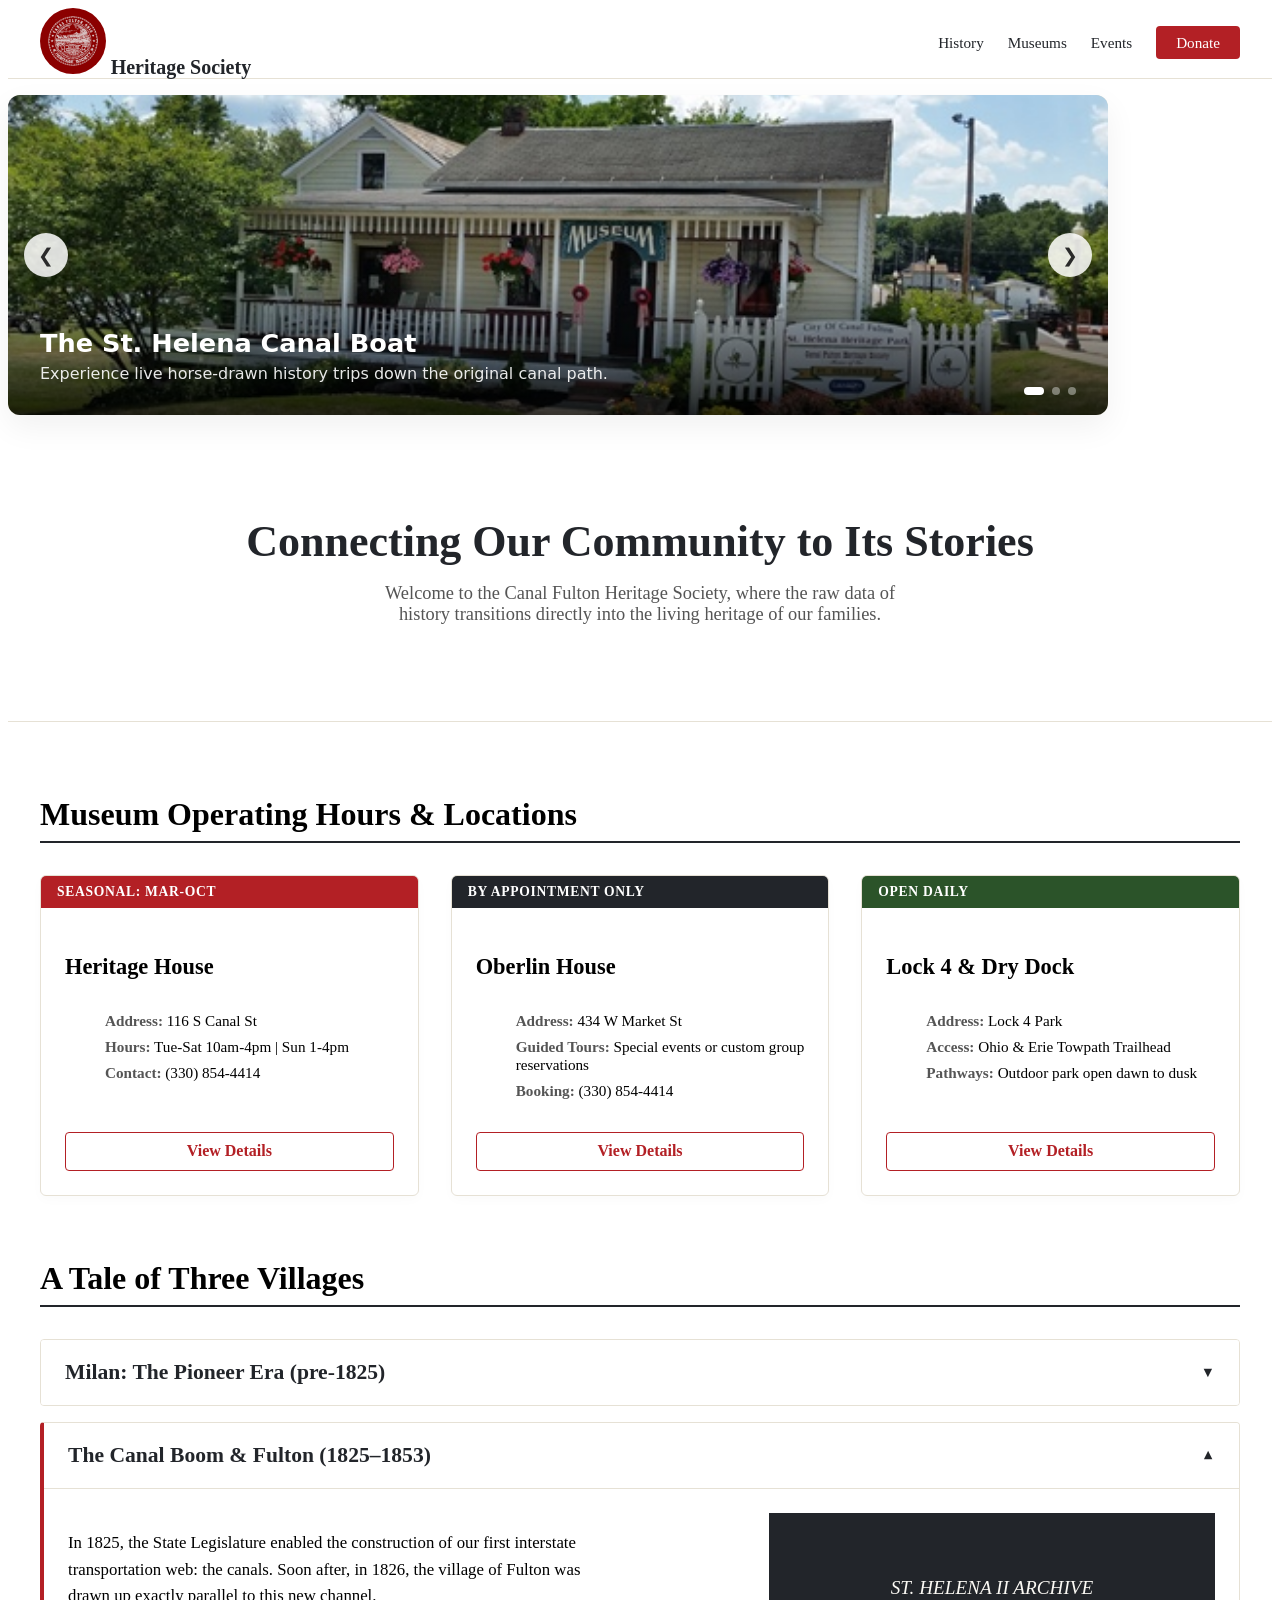
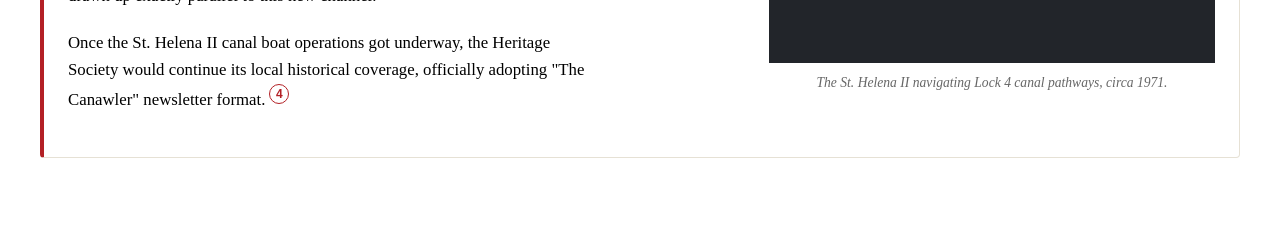
<file: index.html>
<!DOCTYPE html>
<html lang="en">
<head>
  <meta charset="UTF-8">
  <meta name="viewport" content="width=device-width, initial-scale=1.0">
  <meta name="robots" content="noindex, nofollow">
  <title>Canal Fulton Heritage Society — Digital Platform</title>
  <link rel="stylesheet" href="styles.css">

</head>
<body>

  <!-- ==========================================
       🌐 TIER 1: GLOBAL GATEWAY & NAVIGATION
       ========================================== -->
  <header class="global-header">
    <div class="container nav-wrapper">
      <a href="#" class="brand-identity">
        
        <div class="brand-title">
          <img alt="Historical Seal" style="height: 50px; width: auto;background-color: #8B0000; border-radius: 50%; padding: 8px;" src="cfhs_seal.png"> 
 Heritage Society</div> 
      </a>
      <nav>
        <ul class="global-nav">
          <li><a href="history/heritagesociety.html">History</a></li>
          <li><a href="#museum-channel">Museums</a></li>
          <li><a href="#">Events</a></li>
          <li><a href="#" class="btn-donate">Donate</a></li>
        </ul>
      </nav>
    </div>
  </header>
<p></p>
  <!-- =========================================================================
     CFHS SELF-CONTAINED IMAGE CAROUSEL COMPONENT
     Copy and paste this entire block directly into your index.html file.
     ========================================================================= -->
<div class="cfhs-inline-carousel" aria-roledescription="carousel" aria-label="Historical gallery">
  
  <!-- Filmstrip Slide Track Wrapper -->
  <div class="cfhs-slide-track" id="cfhsTrack">
    
    <!-- Slide 1: Canal Boat -->
    <div class="cfhs-individual-slide" role="group" aria-roledescription="slide" aria-label="1 of 3">
      <img src="cfhs_heritagehouse.jpg" alt="Historical Illustration of the St. Helena Canal Boat" class="cfhs-slide-image">
      <div class="cfhs-slide-overlay">
        <h3 class="cfhs-slide-title">The St. Helena Canal Boat</h3>
        <p class="cfhs-slide-desc">Experience live horse-drawn history trips down the original canal path.</p>
      </div>
    </div>

    <!-- Slide 2: Heritage House Museum -->
    <div class="cfhs-individual-slide" role="group" aria-roledescription="slide" aria-label="2 of 3">
      <img src="cfhs_heritagehouse.jpg" alt="Heritage House Museum exterior" class="cfhs-slide-image">
      <div class="cfhs-slide-overlay">
        <h3 class="cfhs-slide-title">Heritage House Museum</h3>
        <p class="cfhs-slide-desc">Explore our collection of authentic artifacts and canal era memorabilia downtown.</p>
      </div>
    </div>

    <!-- Slide 3: Pioneer Homestead -->
    <div class="cfhs-individual-slide" role="group" aria-roledescription="slide" aria-label="3 of 3">
      <img src="cfhs_seal.png" alt="Historic homestead preservation site" class="cfhs-slide-image">
      <div class="cfhs-slide-overlay">
        <h3 class="cfhs-slide-title">The Oberlin House Museum</h3>
        <p class="cfhs-slide-desc">Touring pioneer life settings through timed seasonal festival events.</p>
      </div>
    </div>

  </div>

  <!-- Arrow Control Interfaces -->
  <button class="cfhs-arrow-ctrl cfhs-arrow-left" id="cfhsPrev" aria-label="Previous slide">&#10094;</button>
  <button class="cfhs-arrow-ctrl cfhs-arrow-right" id="cfhsNext" aria-label="Next slide">&#10095;</button>

  <!-- Navigation Dots Track -->
  <div class="cfhs-indicator-dots" id="cfhsDots">
    <button class="cfhs-indicator-dot cfhs-dot-active" aria-label="Go to slide 1" aria-current="true"></button>
    <button class="cfhs-indicator-dot" aria-label="Go to slide 2"></button>
    <button class="cfhs-indicator-dot" aria-label="Go to slide 3"></button>
  </div>
</div>

<style>
/* Scoped Styles to Prevent Interferences with Existing Layout CSS */
.cfhs-inline-carousel {
  position: relative;
  width: 90%;
  max-width: 1100px;
  margin: 10 auto 2.5rem auto;
  border-radius: 12px;
  overflow: hidden;
  box-shadow: 0 12px 32px rgba(0, 0, 0, 0.06);
  aspect-ratio: 16 / 9;
  max-height: 320px;
  background-color: #e5dec9;
  box-sizing: border-box;
}
.cfhs-inline-carousel * {
  box-sizing: border-box;
}
.cfhs-slide-track {
  display: flex;
  width: 100%;
  height: 100%;
  transition: transform 0.5s cubic-bezier(0.4, 0, 0.2, 1);
  will-change: transform;
}
.cfhs-individual-slide {
  position: relative;
  min-width: 100%;
  height: 100%;
  flex-shrink: 0;
}
.cfhs-slide-image {
  width: 100%;
  height: 100%;
  object-fit: cover;
  display: block;
}
.cfhs-slide-overlay {
  position: absolute;
  bottom: 0;
  left: 0;
  width: 100%;
  background: linear-gradient(transparent, rgba(0, 0, 0, 0.75));
  color: #ffffff;
  padding: 3rem 2rem 2rem 2rem;
  text-align: left;
}
.cfhs-slide-title {
  font-family: 'Plus Jakarta Sans', system-ui, sans-serif;
  font-size: 1.6rem;
  font-weight: 800;
  margin: 0 0 0.4rem 0;
  color: #ffffff;
}
.cfhs-slide-desc {
  font-family: 'Plus Jakarta Sans', system-ui, sans-serif;
  font-size: 1rem;
  margin: 0;
  opacity: 0.9;
  color: #ffffff;
}
.cfhs-arrow-ctrl {
  position: absolute;
  top: 50%;
  transform: translateY(-50%);
  background-color: rgba(255, 255, 255, 0.85);
  border: none;
  width: 44px;
  height: 44px;
  border-radius: 50%;
  font-size: 1.2rem;
  color: #2a2a2a;
  cursor: pointer;
  display: flex;
  align-items: center;
  justify-content: center;
  box-shadow: 0 4px 12px rgba(0, 0, 0, 0.1);
  transition: all 0.2s ease;
  z-index: 10;
}
.cfhs-arrow-ctrl:hover {
  background-color: #ffffff;
  color: #801418;
  scale: 1.05;
}
.cfhs-arrow-left { left: 1rem; }
.cfhs-arrow-right { right: 1rem; }
.cfhs-indicator-dots {
  position: absolute;
  bottom: 1.25rem;
  right: 2rem;
  display: flex;
  gap: 0.5rem;
  z-index: 10;
}
.cfhs-indicator-dot {
  width: 8px;
  height: 8px;
  border-radius: 50%;
  background-color: rgba(255, 255, 255, 0.4);
  border: none;
  cursor: pointer;
  padding: 0;
  transition: all 0.2s ease;
}
.cfhs-indicator-dot.cfhs-dot-active {
  background-color: #ffffff;
  width: 20px;
  border-radius: 4px;
}
@media (max-width: 600px) {
  .cfhs-arrow-ctrl { display: none; }
  .cfhs-slide-overlay { padding: 1.5rem 1rem 1rem 1rem; }
  .cfhs-slide-title { font-size: 1.15rem; }
  .cfhs-slide-desc { font-size: 0.85rem; }
  .cfhs-indicator-dots { right: 50%; transform: translateX(50%); bottom: 0.75rem; }
}
</style>

<script>
(function() {
  // Encapsulated inside an IIFE to prevent variable conflicts with your other code
  document.addEventListener('DOMContentLoaded', () => {
    const track = document.getElementById('cfhsTrack');
    const slides = Array.from(track.children);
    const nextBtn = document.getElementById('cfhsNext');
    const prevBtn = document.getElementById('cfhsPrev');
    const dotsContainer = document.getElementById('cfhsDots');
    const dots = Array.from(dotsContainer.children);
    
    let currentIndex = 0;
    let timer = null;
    const duration = 5000;

    function move(index) {
      if (index >= slides.length) currentIndex = 0;
      else if (index < 0) currentIndex = slides.length - 1;
      else currentIndex = index;

      track.style.transform = `translateX(-${currentIndex * 100}%)`;

      dots.forEach((dot, idx) => {
        const active = idx === currentIndex;
        dot.classList.toggle('cfhs-dot-active', active);
        dot.setAttribute('aria-current', active ? 'true' : 'false');
      });
    }

    function start() { stop(); timer = setInterval(() => { move(currentIndex + 1); }, duration); }
    function stop() { if (timer) clearInterval(timer); }

    nextBtn.addEventListener('click', () => { move(currentIndex + 1); start(); });
    prevBtn.addEventListener('click', () => { move(currentIndex - 1); start(); });

    dots.forEach((dot, index) => {
      dot.addEventListener('click', () => { move(index); start(); });
    });

    track.addEventListener('mouseenter', stop);
    track.addEventListener('mouseleave', start);

    start();
  });
})();
</script>
<!-- =========================================================================
     END OF CAROUSEL BLOCK
     ========================================================================= -->

   <section class="hero-section">
    <div class="container">
      <h1 class="hero-title">Connecting Our Community to Its Stories</h1>
      <p class="hero-subtitle">Welcome to the Canal Fulton Heritage Society, where the raw data of history transitions directly into the living heritage of our families.</p>
    </div>
  </section>

  <main class="container main-workspace">


    <!-- ==========================================
         📂 TIER 2: CONTENT CHANNELS & GRIDS
         ========================================== -->
    <section id="museum-channel">
      <h2 class="section-headline">Museum Operating Hours & Locations</h2>
      <div class="museum-dashboard-grid">
        
        <div class="museum-card">
          <div class="status-ribbon">Seasonal: Mar-Oct</div>
          <div class="museum-card-body">
            <h3 class="museum-card-title">Heritage House</h3>
            <ul class="museum-logistics-list">
              <li><strong>Address:</strong> 116 S Canal St</li>
              <li><strong>Hours:</strong> Tue-Sat 10am-4pm | Sun 1-4pm</li>
              <li><strong>Contact:</strong> (330) 854-4414</li>
            </ul>
            <a href="#" class="btn-card-action">View Details</a>
          </div>
        </div>

        <div class="museum-card">
          <div class="status-ribbon status-appointment">By Appointment Only</div>
          <div class="museum-card-body">
            <h3 class="museum-card-title">Oberlin House</h3>
            <ul class="museum-logistics-list">
              <li><strong>Address:</strong> 434 W Market St</li>
              <li><strong>Guided Tours:</strong> Special events or custom group reservations</li>
              <li><strong>Booking:</strong> (330) 854-4414</li>
            </ul>
            <a href="#" class="btn-card-action">View Details</a>
          </div>
        </div>

        <div class="museum-card">
          <div class="status-ribbon status-daily">Open Daily</div>
          <div class="museum-card-body">
            <h3 class="museum-card-title">Lock 4 & Dry Dock</h3>
            <ul class="museum-logistics-list">
              <li><strong>Address:</strong> Lock 4 Park</li>
              <li><strong>Access:</strong> Ohio & Erie Towpath Trailhead</li>
              <li><strong>Pathways:</strong> Outdoor park open dawn to dusk</li>
            </ul>
            <a href="#" class="btn-card-action">View Details</a>
          </div>
        </div>

      </div>
    </section>

    <section id="history-channel">
      <h2 class="section-headline">A Tale of Three Villages</h2>
      
      <div class="era-accordion">
        <button class="era-trigger">
          <span>Milan: The Pioneer Era (pre-1825)</span>
          <span class="era-icon">▼</span>
        </button>
        <div class="era-content">
          <div class="split-grid">
            <div class="narrative-block" style="max-width: 65ch; max-height: 225px; overflow-y: auto; overflow-x: hidden; line-height: 1.6; font-size: 1.125rem; color: #2D3748; padding: 2rem 1.5rem; margin: 0 auto; overflow-wrap: break-word;">
              <p>The pioneering spirits who resettled our portion of this river valley preferred the western bank of the Tuscarawas River. It was shortly thereafter, in the year 1814, that the village of Milan was established.
              Naturally, the first settlers to come to this quiet little river valley - in what we now know of as Canal Fulton - were Native Americans. A unique combination of factors would for a time make the Ohio wilderness an ideal place for these early inhabitants to call home.1 One of these factors, the Tuscarawas River, would continue to be a major contributor to area settlements. The Tuscarawas begins in northern Stark County (just south of the St. Lawrence Seaway continental divide) and winds its way westward and south before opening up into the larger Muskingum River.2 The Muskingum then contributes to the Ohio River which spills into the Mississippi, bisecting the entire country. All of these various systems of natural waterways were not only convenient but essential transportation routes necessary for the establishment of early settelments.

Through the past centuries, various Native peoples have inhabited the Tuscarawas River watershed. It is said that the Delaware Indians came to regard this area the best in northeastern Ohio for fishing.3 While each of the Native tribes would be displaced in ensuing years, traces of their culture remain throughout the area today. "Ohio," "erie," "tuscarawas," and many other words have found their way into today's lexicon.4 Continuing to leave their mark, inspiring, harrowing and all other manner of complex stories surround area history leading up to and culminating with the United States victory at the Battle of Fallen Timbers and the subsequent Treaty of Fort Industry.5

As competition for finite resources has ever been a driving force in human history, the leaders of the newly-founded United States of America were eager to see the Ohio Territory settled. So in the year 1800, the lands controlled by the US (which had been limited to the east side of the Tuscarawas River boundary) were surveyed to make way for land speculators and buyers.6 With the signing of the Fort Industry treaty in 1805, Ohio's Native Americans agreed to relinquish their claim to the lands west of the Tuscarawas as well; thus, in 1807, the lands beyond the river were surveyed and also made open for this latest wave of American inhabitants. The frugal and pioneering spirits who resettled our specific portion of this river valley preferred the newly surveyed lots on the western bank - these had been surveyed in smaller, more affordable size lots - whose soil was also regarded as better suited for farming and building when compared to the eastern bank.7 It was very shortly thereafter, in the year 1814, that the village of Milan was established.8

In these early 1800's, many small towns were springing up around Ohio. With names like Rome, Dresden, Berlin, Dublin and Milan it seems clear that while town founders knew the reality of their meager back-country locality, they still recalled the great cities of Europe and perhaps basked in the hopes of such renown for their new home.

The Miller Fruit Farm sat at the top of the hill along Arcadia Street
Life in early Milan no doubt had its challenges. It was a new village inhabiting an area of country that was regarded as wilderness a mere decade before. It enjoyed neither the industry, economy nor access to transportation afforded by cities along larger bodies of water like the Ohio River. However, this would soon change as legislators in the State Capitol began working out the minutia of Ohio's canal system. Anticipating the economic boom that our neighbors in New York experienced from their Erie Canal, plans for internal improvements began flying all around our infant state,9 and in 1825 the State Legislature passed an act that would enable the construction of our first system of interstate-transportation: the canals! 10

It was at this time, in 1826, that the village of Fulton was drawn up.11 Local innovators were fully expecting commerce and industry to flow forth from the inrushing waters of the Ohio & Erie Canal. The route of the canal through this portion of Stark County was then set to follow the eastern bank of the Tuscarawas, and Fulton was expressly laid out to parallel this major man-made waterway. It was something of a gamble as this portion of canal would not be completed for another year and the first canal boat wouldn't pass through the village until 1828.12 Nevertheless, the expectations and designs of these entrepreneurs were not in vain. Soon the population, commerce and industry brought by the canal would be realized not just here in Stark County but throughout the state and beyond!13

The Great Western Warehouse would house several businesses on it's first floor (including a pharmacy, meat market and saloon) but would perhaps be best known for the opera house that would later occupy the upper floors
Fultonians, with their immediate access to the canal, had a clear advantage over their neighbors in Milan. However, even communities without direct contact to this new trade route could benefit from the overall prosperity it brought. An example of such affluence was made evident in 1832 when the hamlet of West Fulton was founded. * This newest town afforded further housing and business opportunities to residents - allowing even more folks to reap the bounties of this man-made waterway.14

Certainly all the area townsfolk profited from their connection with this transportation hub, but eventually Fulton's success would consume its smaller neighbors and by 1853 the three villages would merge into one.15
              
              
              
              </p>
            </div>
            <div class="artifact-frame">
              <div class="artifact-placeholder">[Map Image: 1814 Plat of Milan]</div>
            </div>
          </div>
        </div>
      </div>

      <div class="era-accordion is-open">
        <button class="era-trigger">
          <span>The Canal Boom & Fulton (1825–1853)</span>
          <span class="era-icon">▼</span>
        </button>
        <div class="era-content">
          <div class="split-grid">
            <div class="narrative-block">
              <p>
                In 1825, the State Legislature enabled the construction of our first interstate transportation web: the canals. Soon after, in 1826, the village of Fulton was drawn up exactly parallel to this new channel.
              </p>
              <p>
                Once the St. Helena II canal boat operations got underway, the Heritage Society would continue its local historical coverage, officially adopting "The Canawler" newsletter format.<button class="citation-trigger" aria-haspopup="dialog" aria-controls="citation-modal" data-note="4">4</button>
              </p>
            </div>
            <div class="artifact-frame">
              <div class="artifact-placeholder dark-placeholder">ST. HELENA II ARCHIVE</div>
              <div class="artifact-caption">The St. Helena II navigating Lock 4 canal pathways, circa 1971.</div>
            </div>
          </div>
        </div>
      </div>

    </section>
  </main>

  <!-- ==========================================
       🔍 TIER 3: INTERACTION LAYER OVERLAY
       ========================================== -->
  <div class="citation-overlay" id="citation-modal" role="dialog" aria-modal="true" aria-hidden="true">
    <div class="citation-card">
      <button class="citation-close" id="close-btn" aria-label="Close footnote details">&times;</button>
      <div id="citation-content"></div>
    </div>
  </div>

  <script>
    /* 📄 Archival Bibliography Citation Record Store Mapping */
    const citationDatabase = {
      "4": {
        title: "Note 4: The Canawler Newsletter, 1971",
        meta: "Vol. 4, No. 1 — Heritage Society Official Serial Archive",
        desc: "This specific edition documented the complete legal and mechanical transfer of the St. Helena II canal boat, alongside volunteer restoration blueprints for structural repairs executed at McLaughlin Dry Dock.",
        imgSrc: "https://cfheritage.org/1stcanawler.jpg"
      }
    };

    /* 🔌 Interactivity Hook Routine: Tier 2 Accordion Expansion Engines */
    document.querySelectorAll('.era-trigger').forEach(trigger => {
      trigger.addEventListener('click', () => {
        trigger.parentElement.classList.toggle('is-open');
      });
    });

    /* 🔌 Interactivity Hook Routine: Tier 3 Pop-up Data Injector Modals */
    const overlay = document.getElementById('citation-modal');
    const contentBox = document.getElementById('citation-content');
    const closeBtn = document.getElementById('close-btn');

    document.querySelectorAll('.citation-trigger').forEach(trigger => {
      trigger.addEventListener('click', (e) => {
        e.stopPropagation(); // Prevents cascading event bubble routines
        const noteId = trigger.getAttribute('data-note');
        const data = citationDatabase[noteId];

        if (data) {
          contentBox.innerHTML = `
            <div class="citation-header">${data.title}</div>
            <div class="citation-meta">${data.meta}</div>
            <div class="citation-body-grid">
              <div class="citation-text">${data.desc}</div>
              <div class="citation-thumb-wrap">
                <div class="citation-thumb-placeholder">NEWS CLIP</div>
              </div>
            </div>
          `;
          overlay.classList.add('is-active');
          overlay.setAttribute('aria-hidden', 'false');
          closeBtn.focus();
        }
      });
    });

    const dismissModal = () => {
      overlay.classList.remove('is-active');
      overlay.setAttribute('aria-hidden', 'true');
    };

    closeBtn.addEventListener('click', dismissModal);
    overlay.addEventListener('click', (e) => { if (e.target === overlay) dismissModal(); });
    document.addEventListener('keydown', (e) => { if (e.key === 'Escape') dismissModal(); });
  </script>




</body>
</html>
</file>
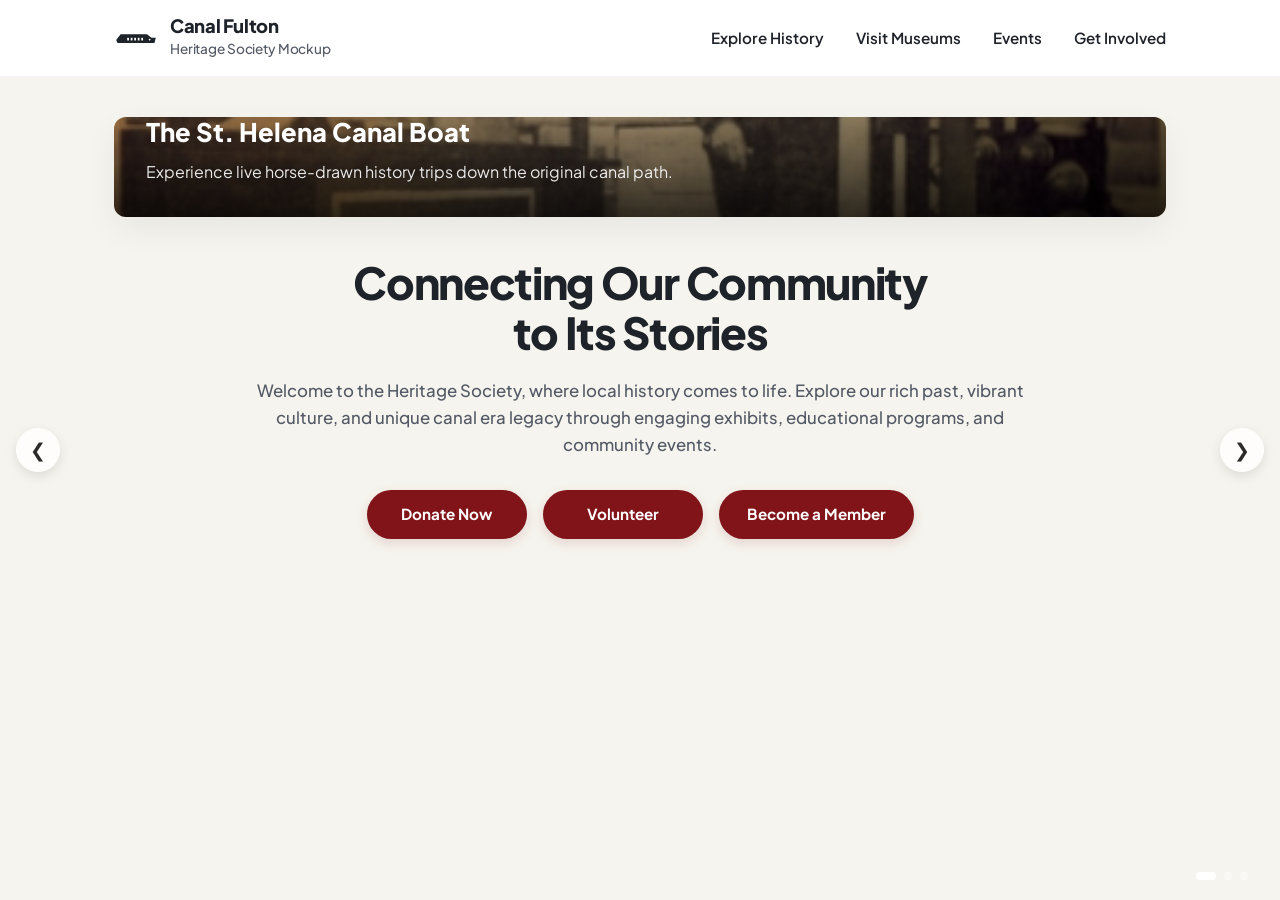
<file: index3.html>
<!DOCTYPE html>
<html lang="en">
<head>
  <meta charset="UTF-8">
  <meta name="robots" content="noindex, nofollow">
  <meta name="viewport" content="width=device-width, initial-scale=1.0">
  <title>Heritage Society- Mockup</title>
  <link rel="preconnect" href="https://fonts.googleapis.com">
  <link rel="preconnect" href="https://fonts.gstatic.com" crossorigin>
  <link href="https://fonts.googleapis.com/css2?family=Plus+Jakarta+Sans:wght@400;500;600;700;800&display=swap" rel="stylesheet">
  <style>
    :root {
      --color-crimson: #801418;
      --color-crimson-hover: #5c0e11;
      --color-cream: #f6f4ee;
      --color-white: #ffffff;
      --color-text-dark: #1e2229;
      --color-text-muted: #535965;
      --font-primary: 'Plus Jakarta Sans', system-ui, -apple-system, sans-serif;
      --max-width: 1100px;
      --transition: all 0.25s cubic-bezier(0.4, 0, 0.2, 1);
    }

    * {
      box-sizing: border-box;
      margin: 0;
      padding: 0;
    }

    body {
      font-family: var(--font-primary);
      background-color: var(--color-cream);
      color: var(--color-text-dark);
      line-height: 1.6;
      -webkit-font-smoothing: antialiased;
    }

    a, button {
      transition: var(--transition);
    }

    .site-header {
      background-color: var(--color-white);
      border-bottom: 1px solid rgba(0, 0, 0, 0.04);
      position: sticky;
      top: 0;
      z-index: 1000;
    }

    .nav-container {
      display: flex;
      align-items: center;
      justify-content: space-between;
      max-width: var(--max-width);
      margin: 0 auto;
      padding: 1rem 1.5rem;
    }

    .brand-lockup {
      display: flex;
      align-items: center;
      gap: 0.75rem;
      text-decoration: none;
      color: inherit;
    }

    .brand-icon {
      width: 44px;
      height: auto;
      display: block;
    }

    .brand-text-wrapper {
      display: flex;
      flex-direction: column;
    }

    .brand-title {
      font-size: 1.15rem;
      font-weight: 800;
      line-height: 1.1;
      letter-spacing: -0.02em;
    }

    .brand-subtitle {
      font-size: 0.85rem;
      font-weight: 500;
      color: var(--color-text-muted);
      letter-spacing: -0.01em;
      margin-top: 0.1rem;
    }

    .nav-menu {
      display: flex;
      align-items: center;
      gap: 2rem;
      list-style: none;
    }

    .nav-link {
      text-decoration: none;
      color: var(--color-text-dark);
      font-size: 0.95rem;
      font-weight: 600;
    }

    .nav-link:hover {
      color: var(--color-crimson);
    }

    .mobile-menu-toggle {
      display: none;
      background: none;
      border: none;
      cursor: pointer;
      flex-direction: column;
      gap: 5px;
      padding: 0.5rem;
    }

    .mobile-menu-toggle span {
      display: block;
      width: 22px;
      height: 2px;
      background-color: var(--color-text-dark);
      border-radius: 2px;
    }

    .hero-main {
      max-width: var(--max-width);
      margin: 2.5rem auto 4rem auto;
      padding: 0 1.5rem;
      text-align: center;
    }

    .hero-artwork-frame {
      width: 100%;
      border-radius: 12px;
      overflow: hidden;
      box-shadow: 0 12px 32px rgba(0, 0, 0, 0.06), 0 2px 8px rgba(0, 0, 0, 0.04);
      margin-bottom: 2.5rem;
      background-color: #e5dec9;
      aspect-ratio: 16 / 9;
      max-height: 520px;
    }

    .hero-artwork {
      width: 100%;
      height: 100%;
      object-fit: cover;
      display: block;
    }

    .hero-content-block {
      max-width: 780px;
      margin: 0 auto;
    }

    .hero-headline {
      font-size: 2.75rem;
      font-weight: 800;
      color: var(--color-text-dark);
      line-height: 1.15;
      letter-spacing: -0.03em;
      margin-bottom: 1.25rem;
    }

    .hero-description {
      font-size: 1.05rem;
      color: var(--color-text-muted);
      font-weight: 500;
      line-height: 1.6;
      margin-bottom: 2rem;
    }

    .action-button-grid {
      display: flex;
      align-items: center;
      justify-content: center;
      gap: 1rem;
      flex-wrap: wrap;
    }

    .action-trigger {
      display: inline-flex;
      align-items: center;
      justify-content: center;
      text-decoration: none;
      font-size: 0.95rem;
      font-weight: 700;
      padding: 0.75rem 1.75rem;
      border-radius: 50px;
      min-width: 160px;
      background-color: var(--color-crimson);
      color: var(--color-white);
      box-shadow: 0 4px 12px rgba(128, 20, 24, 0.15);
    }

    .action-trigger:hover {
      background-color: var(--color-crimson-hover);
      transform: translateY(-1px);
      box-shadow: 0 6px 16px rgba(128, 20, 24, 0.25);
    }

    @media (max-width: 860px) {
      .mobile-menu-toggle {
        display: flex;
      }

      .nav-menu {
        display: none;
        position: absolute;
        top: 100%;
        left: 0;
        width: 100%;
        background-color: var(--color-white);
        flex-direction: column;
        padding: 1.5rem;
        gap: 1.25rem;
        box-shadow: 0 10px 20px rgba(0, 0, 0, 0.05);
        border-top: 1px solid rgba(0, 0, 0, 0.02);
      }

      .nav-menu.is-open {
        display: flex;
      }

      .hero-headline {
        font-size: 2rem;
      }

      .action-button-grid {
        flex-direction: column;
        width: 100%;
        max-width: 320px;
        margin: 0 auto;
      }

      .action-trigger {
        width: 100%;
      }
    }
  </style>
</head>
<body>

  <header class="site-header">
    <div class="nav-container">
      <a href="#" class="brand-lockup">
        <svg class="brand-icon" viewBox="0 0 100 40" fill="currentColor">
          <path d="M5 25 L15 12 L75 12 L85 20 L95 20 L92 32 L8 32 Z" fill="#1e2229"/>
          <rect x="25" y="16" width="45" height="10" fill="#1e2229"/>
          <rect x="30" y="20" width="4" height="6" fill="#ffffff"/>
          <rect x="38" y="20" width="4" height="6" fill="#ffffff"/>
          <rect x="46" y="20" width="4" height="6" fill="#ffffff"/>
          <rect x="54" y="20" width="4" height="6" fill="#ffffff"/>
          <rect x="62" y="20" width="4" height="6" fill="#ffffff"/>
          <circle cx="81" cy="24" r="2" fill="#ffffff"/>
        </svg>
        <div class="brand-text-wrapper">
          <h1 class="brand-title">Canal Fulton</h1>
          <span class="brand-subtitle">Heritage Society Mockup</span>
        </div>
      </a>

      <button class="mobile-menu-toggle" id="menuToggle" aria-label="Toggle Navigation Menu">
        <span></span>
        <span></span>
        <span></span>
      </button>

      <ul class="nav-menu" id="navMenu">
        <li><a href="#" class="nav-link">Explore History</a></li>
        <li><a href="#" class="nav-link">Visit Museums</a></li>
        <li><a href="#" class="nav-link">Events</a></li>
        <li><a href="#" class="nav-link">Get Involved</a></li>
      </ul>
    </div>
  </header> 
<main class="hero-main">
        <!-- =========================================================================
     CFHS SELF-CONTAINED IMAGE CAROUSEL COMPONENT
     Copy and paste this entire block directly into your index.html file.
     ========================================================================= -->
<div class="cfhs-inline-carousel" aria-roledescription="carousel" aria-label="Historical gallery">
  
  <!-- Filmstrip Slide Track Wrapper -->
  <div class="cfhs-slide-track" id="cfhsTrack">
    
    <!-- Slide 1: Canal Boat -->
    <div class="cfhs-individual-slide" role="group" aria-roledescription="slide" aria-label="1 of 3">
      <img src="cfhs_oec.jpg" alt="Historical Illustration of the St. Helena Canal Boat" class="cfhs-slide-image">
      <div class="cfhs-slide-overlay">
        <h3 class="cfhs-slide-title">The St. Helena Canal Boat</h3>
        <p class="cfhs-slide-desc">Experience live horse-drawn history trips down the original canal path.</p>
      </div>
    </div>

    <!-- Slide 2: Heritage House Museum -->
    <div class="cfhs-individual-slide" role="group" aria-roledescription="slide" aria-label="2 of 3">
      <img src="cfhs_heritagehouse.jpg" alt="Heritage House Museum exterior" class="cfhs-slide-image">
      <div class="cfhs-slide-overlay">
        <h3 class="cfhs-slide-title">Heritage House Museum</h3>
        <p class="cfhs-slide-desc">Explore our collection of authentic artifacts and canal era memorabilia downtown.</p>
      </div>
    </div>

    <!-- Slide 3: Pioneer Homestead -->
    <div class="cfhs-individual-slide" role="group" aria-roledescription="slide" aria-label="3 of 3">
      <img src="cfhs_heritagehousethen.jpg" alt="Historic homestead preservation site" class="cfhs-slide-image">
      <div class="cfhs-slide-overlay">
        <h3 class="cfhs-slide-title">The Oberlin House Museum</h3>
        <p class="cfhs-slide-desc">Touring pioneer life settings through timed seasonal festival events.</p>
      </div>
    </div>
  </div>

  <!-- Arrow Control Interfaces -->
  <button class="cfhs-arrow-ctrl cfhs-arrow-left" id="cfhsPrev" aria-label="Previous slide">&#10094;</button>
  <button class="cfhs-arrow-ctrl cfhs-arrow-right" id="cfhsNext" aria-label="Next slide">&#10095;</button>

  <!-- Navigation Dots Track -->
  <div class="cfhs-indicator-dots" id="cfhsDots">
    <button class="cfhs-indicator-dot cfhs-dot-active" aria-label="Go to slide 1" aria-current="true"></button>
    <button class="cfhs-indicator-dot" aria-label="Go to slide 2"></button>
    <button class="cfhs-indicator-dot" aria-label="Go to slide 3"></button>
  </div>
</div>

<style>
/* Scoped Styles to Prevent Interferences with Existing Layout CSS */
.cfhs-inline-carousel {
  position: center;
  width: 100%;
  max-width: 1100px;
  margin: 0 auto 2.5rem auto;
  border-radius: 12px;
  overflow: hidden;
  box-shadow: 0 12px 32px rgba(0, 0, 0, 0.06);
  aspect-ratio: 16 / 9;
  max-height: 100px;
  background-color: #e5dec9;
  box-sizing: border-box;
}
.cfhs-inline-carousel * {
  box-sizing: border-box;
}
.cfhs-slide-track {
  display: flex;
  width: 100%;
  height: 100%;
  transition: transform 0.5s cubic-bezier(0.4, 0, 0.2, 1);
  will-change: transform;
}
.cfhs-individual-slide {
  position: relative;
  min-width: 100%;
  height: 100%;
  flex-shrink: 0;
}
.cfhs-slide-image {
  width: 100%;
  height: 100%;
  object-fit: cover;
  display: block;
}
.cfhs-slide-overlay {
  position: absolute;
  bottom: 0;
  left: 0;
  width: 100%;
  background: linear-gradient(transparent, rgba(0, 0, 0, 0.75));
  color: #ffffff;
  padding: 3rem 2rem 2rem 2rem;
  text-align: left;
}
.cfhs-slide-title {
  font-family: 'Plus Jakarta Sans', system-ui, sans-serif;
  font-size: 1.6rem;
  font-weight: 800;
  margin: 0 0 0.4rem 0;
  color: #ffffff;
}
.cfhs-slide-desc {
  font-family: 'Plus Jakarta Sans', system-ui, sans-serif;
  font-size: 1rem;
  margin: 0;
  opacity: 0.9;
  color: #ffffff;
}
.cfhs-arrow-ctrl {
  position: absolute;
  top: 50%;
  transform: translateY(-50%);
  background-color: rgba(255, 255, 255, 0.85);
  border: none;
  width: 44px;
  height: 44px;
  border-radius: 50%;
  font-size: 1.2rem;
  color: #2a2a2a;
  cursor: pointer;
  display: flex;
  align-items: center;
  justify-content: center;
  box-shadow: 0 4px 12px rgba(0, 0, 0, 0.1);
  transition: all 0.2s ease;
  z-index: 10;
}
.cfhs-arrow-ctrl:hover {
  background-color: #ffffff;
  color: #801418;
  scale: 1.05;
}
.cfhs-arrow-left { left: 1rem; }
.cfhs-arrow-right { right: 1rem; }
.cfhs-indicator-dots {
  position: absolute;
  bottom: 1.25rem;
  right: 2rem;
  display: flex;
  gap: 0.5rem;
  z-index: 10;
}
.cfhs-indicator-dot {
  width: 8px;
  height: 8px;
  border-radius: 50%;
  background-color: rgba(255, 255, 255, 0.4);
  border: none;
  cursor: pointer;
  padding: 0;
  transition: all 0.2s ease;
}
.cfhs-indicator-dot.cfhs-dot-active {
  background-color: #ffffff;
  width: 20px;
  border-radius: 4px;
}
@media (max-width: 600px) {
  .cfhs-arrow-ctrl { display: none; }
  .cfhs-slide-overlay { padding: 1.5rem 1rem 1rem 1rem; }
  .cfhs-slide-title { font-size: 1.15rem; }
  .cfhs-slide-desc { font-size: 0.85rem; }
  .cfhs-indicator-dots { right: 50%; transform: translateX(50%); bottom: 0.75rem; }
}
</style>

<script>
(function() {
  // Encapsulated inside an IIFE to prevent variable conflicts with your other code
  document.addEventListener('DOMContentLoaded', () => {
    const track = document.getElementById('cfhsTrack');
    const slides = Array.from(track.children);
    const nextBtn = document.getElementById('cfhsNext');
    const prevBtn = document.getElementById('cfhsPrev');
    const dotsContainer = document.getElementById('cfhsDots');
    const dots = Array.from(dotsContainer.children);
    
    let currentIndex = 0;
    let timer = null;
    const duration = 5000;

    function move(index) {
      if (index >= slides.length) currentIndex = 0;
      else if (index < 0) currentIndex = slides.length - 1;
      else currentIndex = index;

      track.style.transform = `translateX(-${currentIndex * 100}%)`;

      dots.forEach((dot, idx) => {
        const active = idx === currentIndex;
        dot.classList.toggle('cfhs-dot-active', active);
        dot.setAttribute('aria-current', active ? 'true' : 'false');
      });
    }

    function start() { stop(); timer = setInterval(() => { move(currentIndex + 1); }, duration); }
    function stop() { if (timer) clearInterval(timer); }

    nextBtn.addEventListener('click', () => { move(currentIndex + 1); start(); });
    prevBtn.addEventListener('click', () => { move(currentIndex - 1); start(); });

    dots.forEach((dot, index) => {
      dot.addEventListener('click', () => { move(index); start(); });
    });

    track.addEventListener('mouseenter', stop);
    track.addEventListener('mouseleave', start);

    start();
  });
})();
</script>
<!-- =========================================================================
     END OF CAROUSEL BLOCK
     ========================================================================= -->



    <div class="hero-content-block">
      <h2 class="hero-headline">Connecting Our Community<br>to Its Stories</h2>
      <p class="hero-description">
        Welcome to the  Heritage Society, where local history comes to life. Explore our rich past, vibrant culture, and unique canal era legacy through engaging exhibits, educational programs, and community events.
      </p>

      <div class="action-button-grid">
        <a href="#" class="action-trigger">Donate Now</a>
        <a href="#" class="action-trigger">Volunteer</a>
        <a href="membership.html" class="action-trigger">Become a Member</a>
      </div>
    </div>
  </main>

  <script>
    document.addEventListener('DOMContentLoaded', () => {
      const menuToggle = document.getElementById('menuToggle');
      const navMenu = document.getElementById('navMenu');
      if (menuToggle && navMenu) {
        menuToggle.addEventListener('click', (e) => {
          e.stopPropagation();
          navMenu.classList.toggle('is-open');
        });
        document.addEventListener('click', (e) => {
          if (!navMenu.contains(e.target) && !menuToggle.contains(e.target)) {
            navMenu.classList.remove('is-open');
          }
        });
      }
    });
  </script>
</body>
</html>
</file>
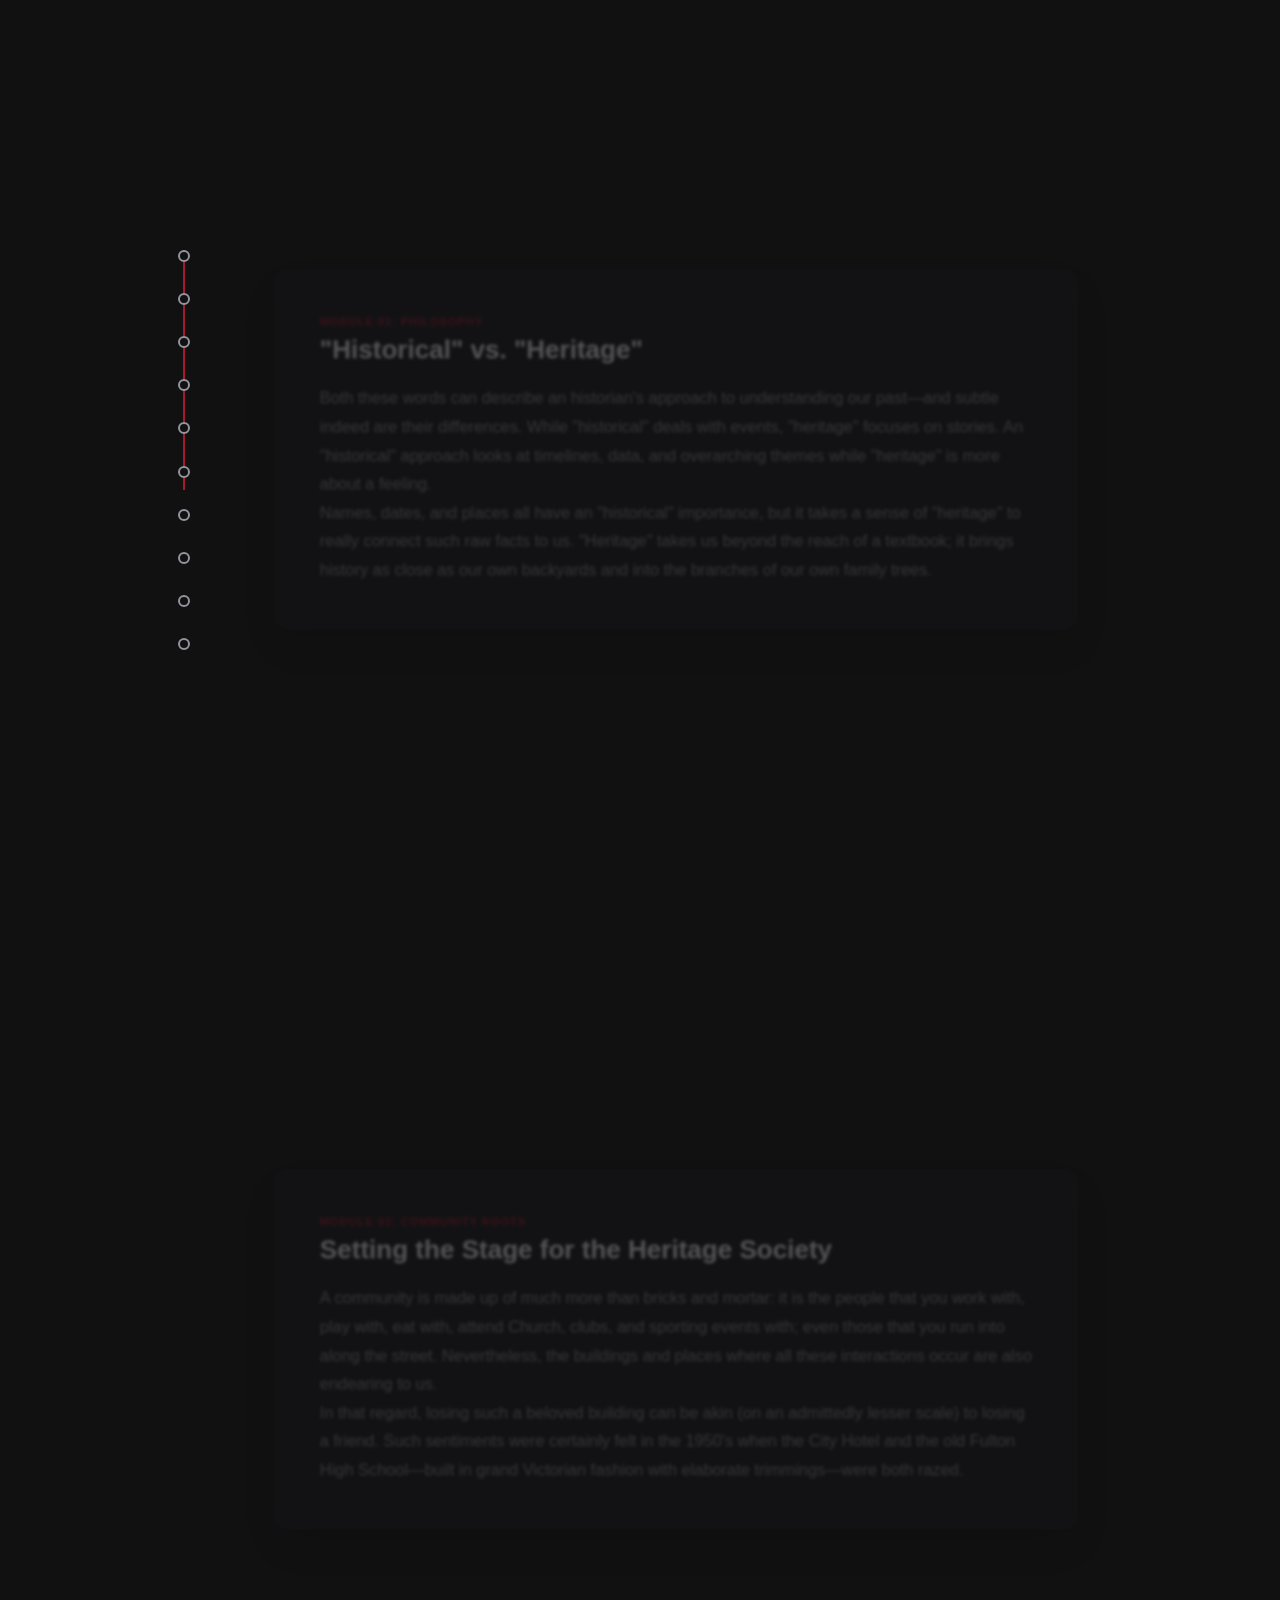
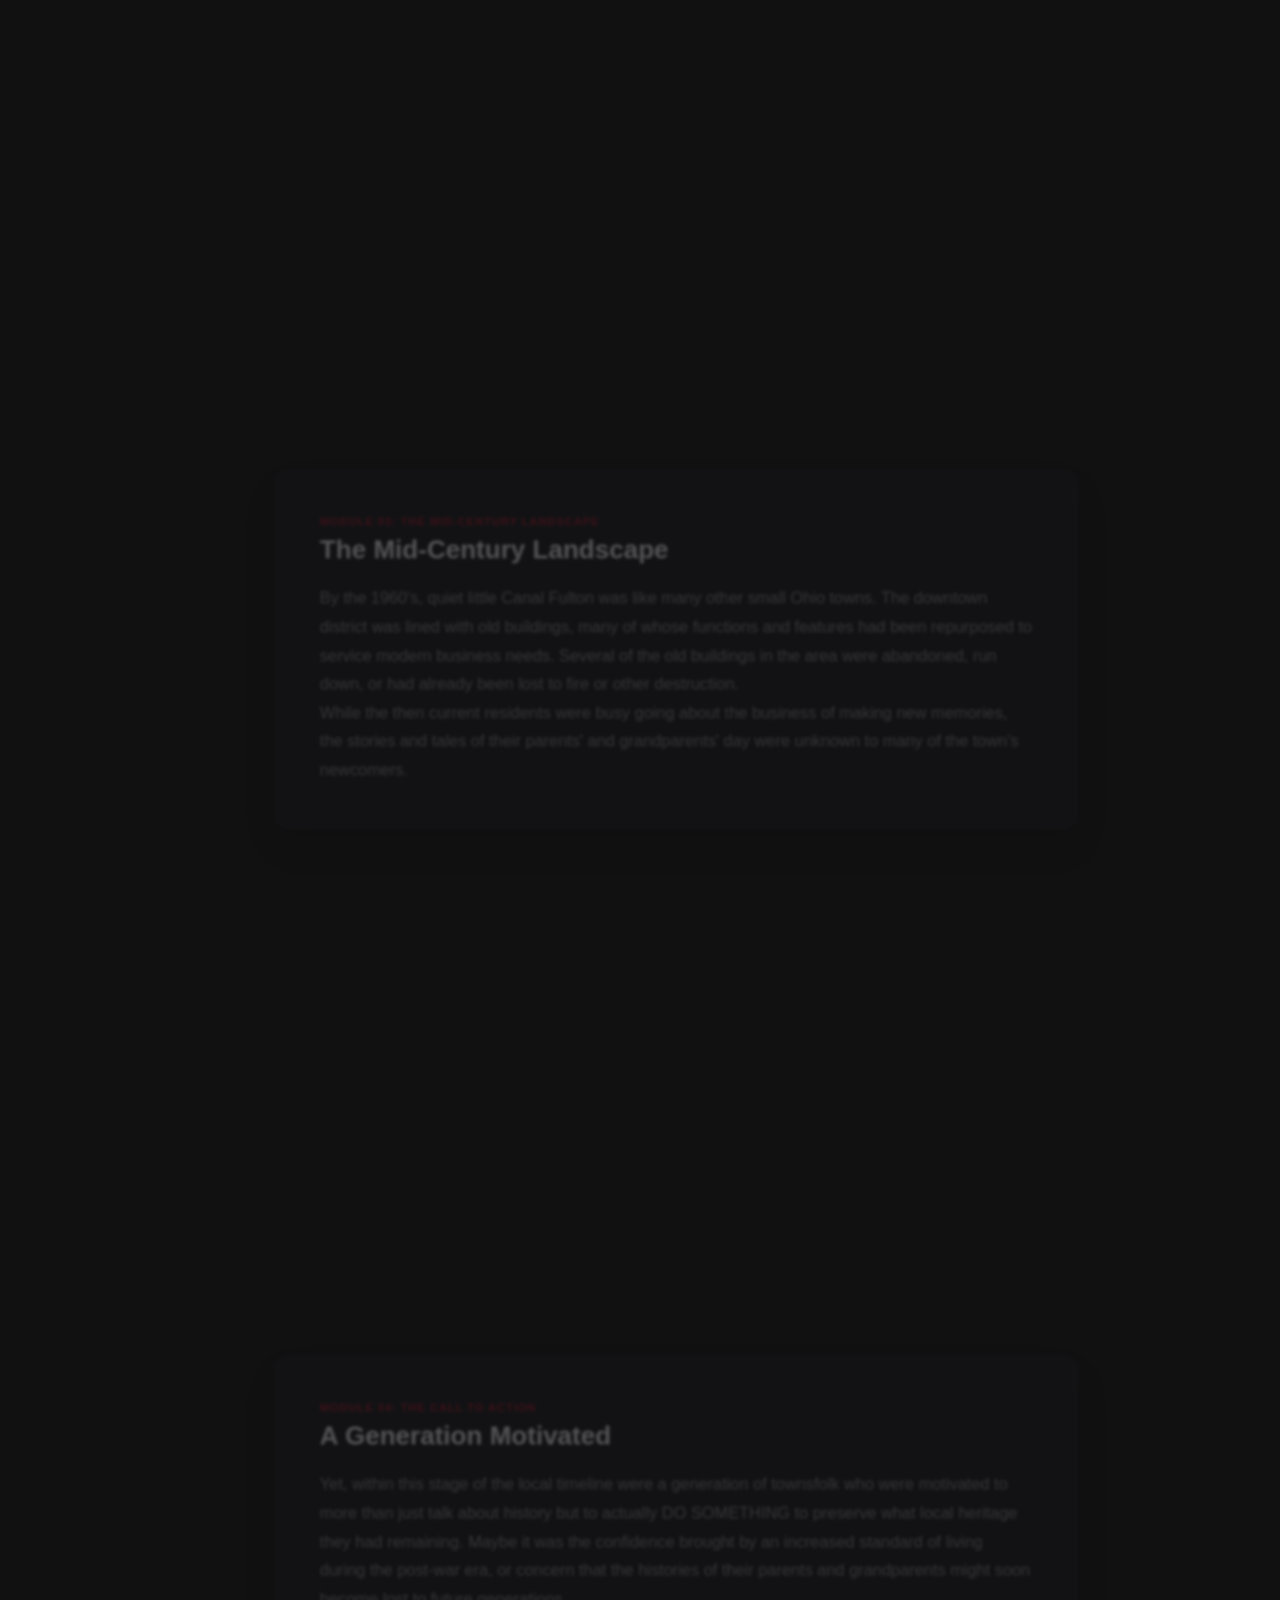
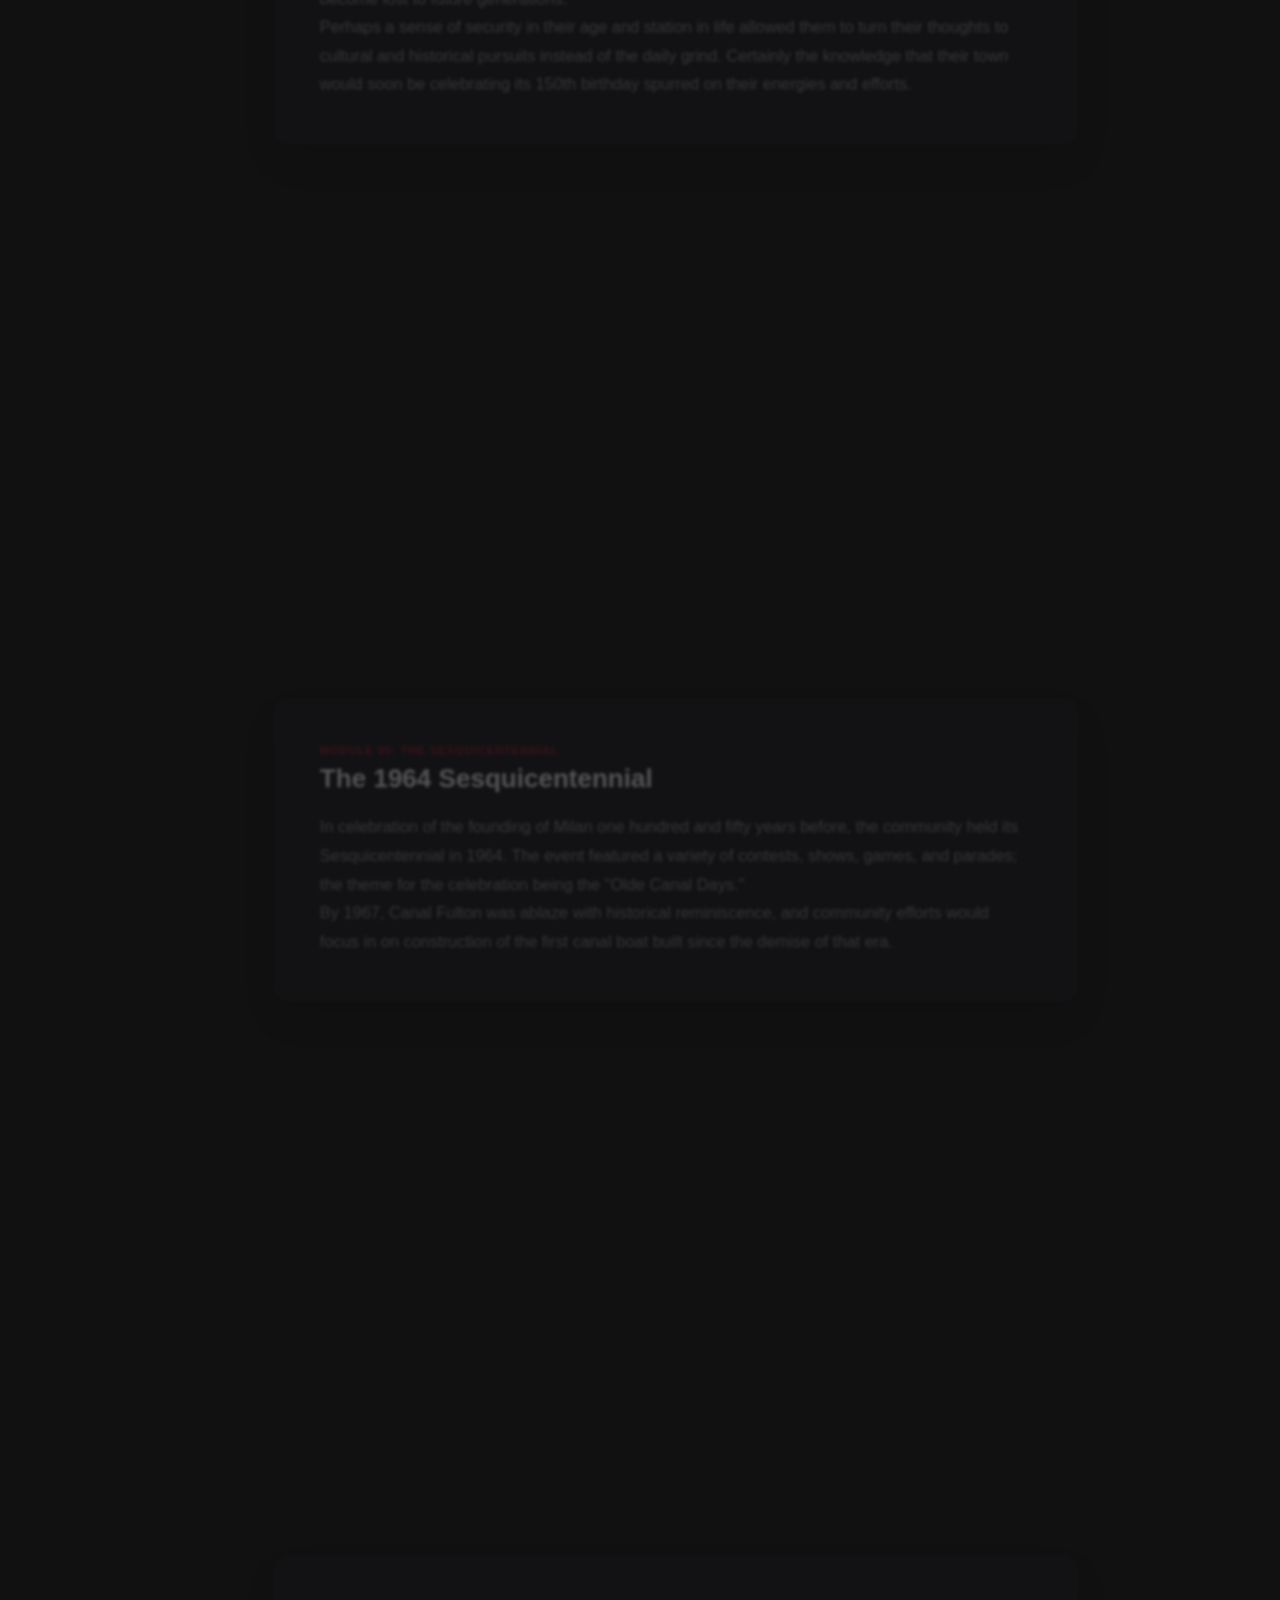
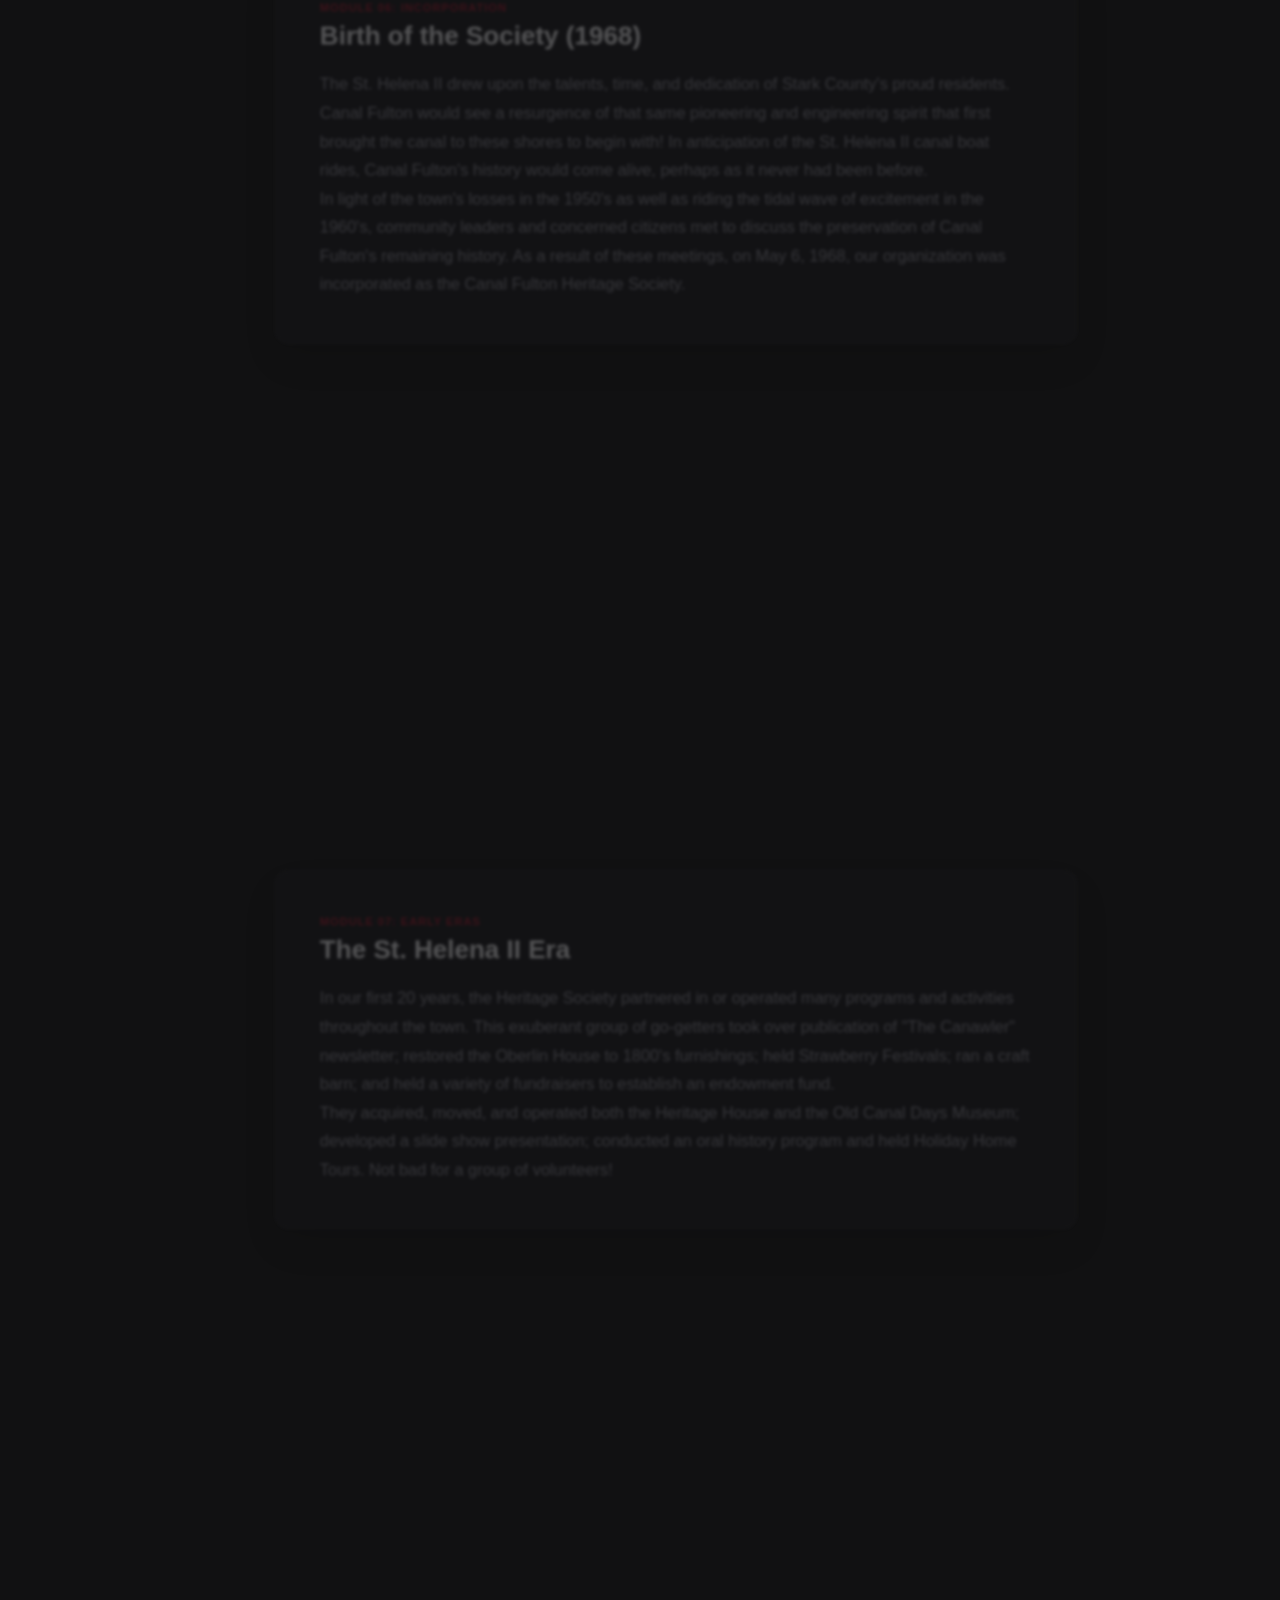
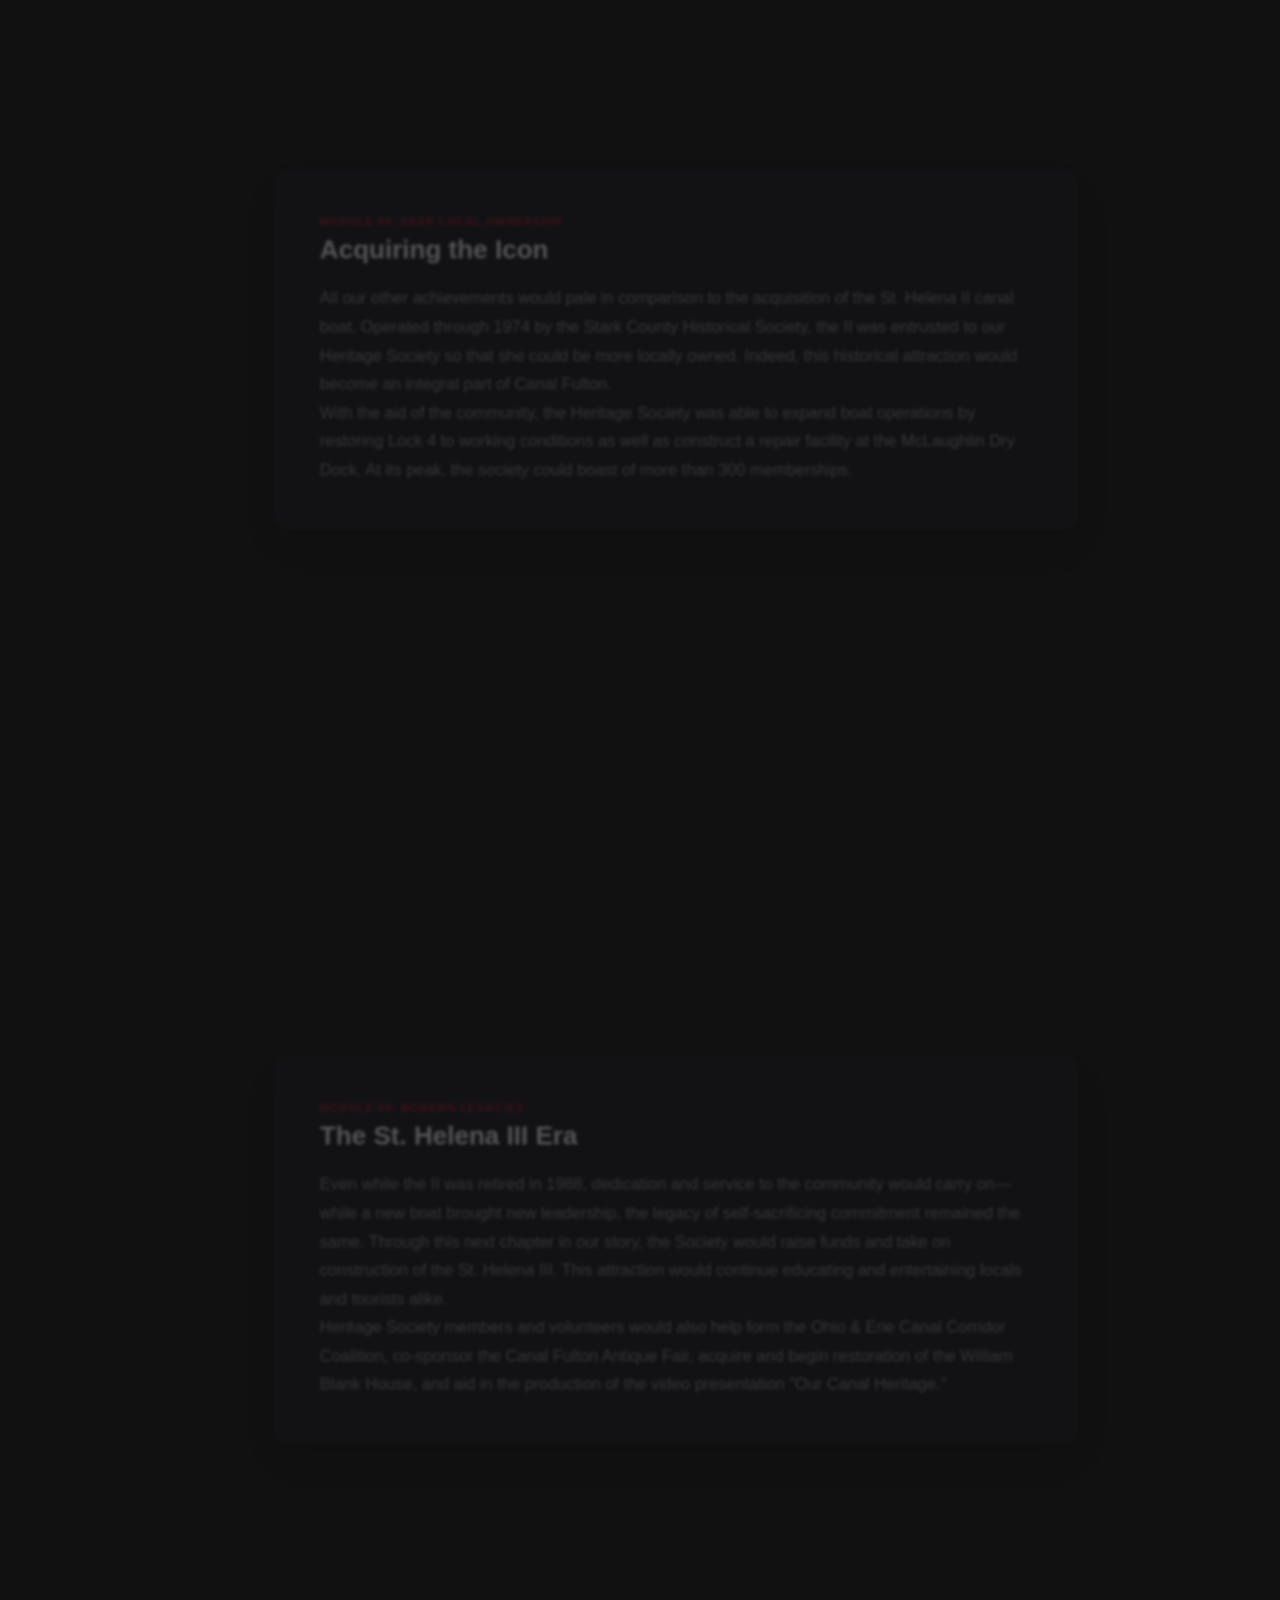
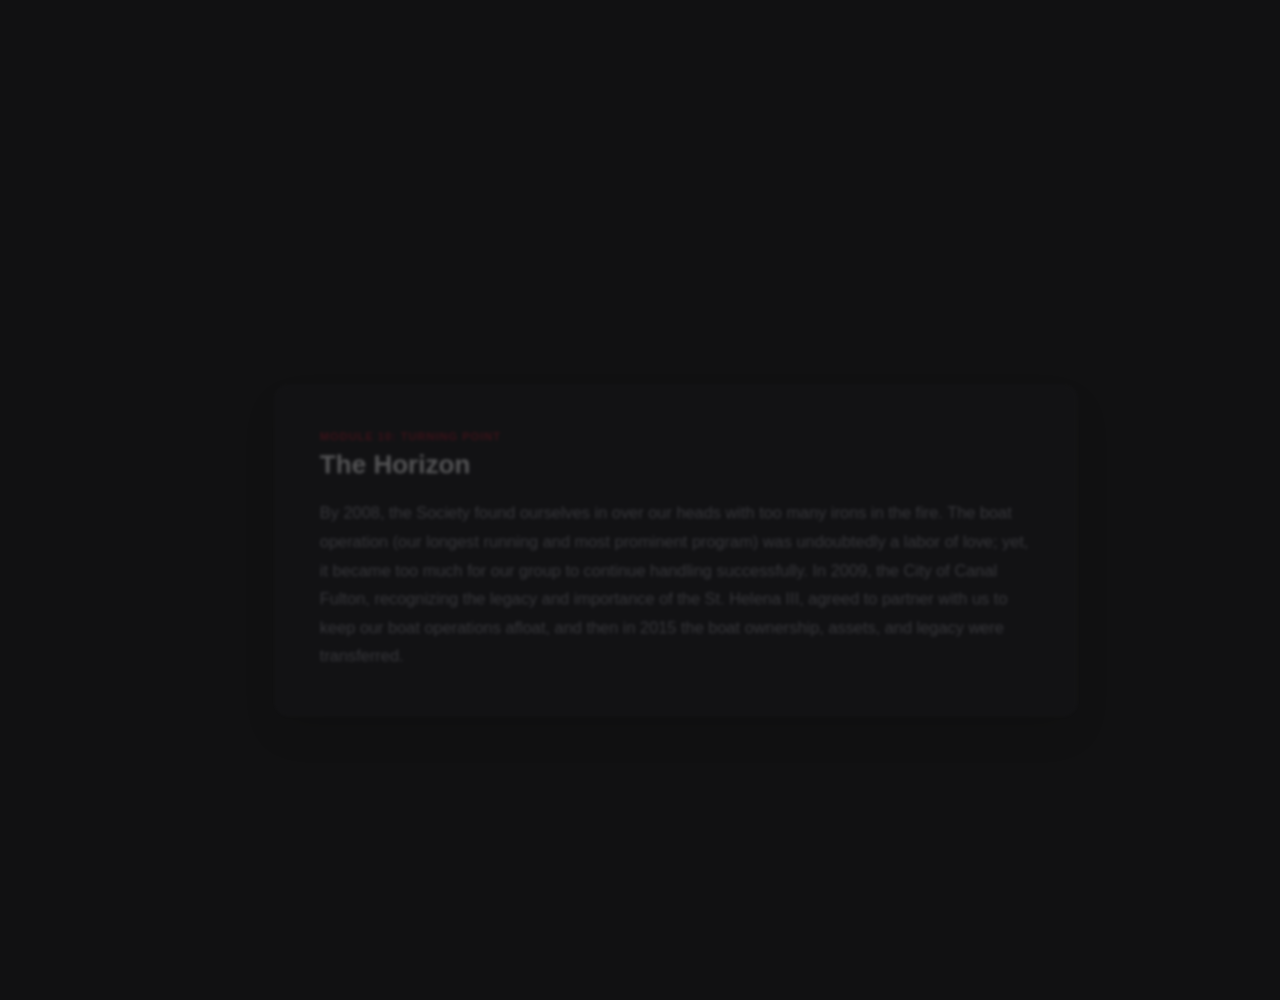
<file: history/heritagesociety.html>
<!DOCTYPE html>
<html lang="en">
<head>
    <meta charset="UTF-8">
    <meta name="viewport" content="width=device-width, initial-scale=1.0">
    <title>Snapping Documentation Journey</title>
    <style>
        /* --- System Architecture & Design --- */
        :root {
            --bg-base: #111112;
            --bg-surface-card: #18181c;
            --accent-crimson: #a6192e;
            --text-core: #f4f4f6;
            --text-dimmed: #94949e;
            --border-subtle: rgba(255, 255, 255, 0.04);
            --track-height: 240px;
        }

        * {
            box-sizing: border-box;
            margin: 0;
            padding: 0;
        }

        html {
            scroll-behavior: smooth;
            background-color: var(--bg-base);
            font-family: -apple-system, BlinkMacSystemFont, "Segoe UI", Roboto, sans-serif;
        }

        body {
            color: var(--text-core);
            /* Enable full-viewport snap container */
            scroll-snap-type: y mandatory;
            height: 100vh;
            overflow-y: scroll;
        }

        .docs-container {
            max-width: 1000px;
            margin: 0 auto;
            display: flex;
            gap: 3rem;
            padding: 0 2rem;
            position: relative;
        }

        /* --- Fixed Progress Track --- */
        .storyboard-track {
            position: fixed;
            top: 50%;
            transform: translateY(-50%);
            left: calc((100vw - 1000px) / 2 + 2rem);
            width: 24px;
            display: flex;
            justify-content: center;
            z-index: 50;
        }

        @media (max-width: 1050px) {
            .storyboard-track { left: 2rem; }
        }

        .progress-line {
            position: absolute;
            top: 0;
            bottom: 0;
            width: 2px;
            background-color: var(--border-subtle);
            border-radius: 1px;
            height: var(--track-height);
        }

        /* Pure CSS Scroll-Driven Line fill */
        .progress-fill {
            width: 100%;
            height: 100%;
            background: linear-gradient(to bottom, var(--accent-crimson), var(--accent-crimson));
            transform-origin: top;
            scale: 1 0;
            animation: fillTrack linear both;
            animation-timeline: scroll(root block);
        }

        .track-nodes {
            list-style: none;
            display: flex;
            flex-direction: column;
            justify-content: space-between;
            height: var(--track-height);
            position: relative;
            z-index: 10;
        }

        .node-dot {
            display: block;
            width: 12px;
            height: 12px;
            border-radius: 50%;
            background-color: var(--bg-base);
            border: 2px solid var(--text-dimmed);
            transition: border-color 0.2s, background-color 0.2s;
        }

        /* --- Scroll Snapping Card Flow --- */
        .docs-flow {
            margin-left: 4.5rem;
            flex-grow: 1;
            width: 100%;
        }

        .doc-card {
            height: 100vh;
            display: flex;
            flex-direction: column;
            justify-content: center;
            scroll-snap-align: center; /* Locks view directly onto center mass */
            scroll-snap-stop: always;  /* Prevents flick-skipping past entries */
        }

        .card-panel {
            background-color: var(--bg-surface-card);
            border: 1px solid var(--border-subtle);
            border-radius: 16px;
            padding: 3rem;
            box-shadow: 0 20px 40px rgba(0, 0, 0, 0.3);
            
            /* Native Scroll-Driven Focal Morphing */
            animation: focalFocus linear both;
            animation-timeline: view();
            animation-range: entry 10% exit 90%;
        }

        .card-meta {
            font-size: 0.75rem;
            font-weight: 700;
            text-transform: uppercase;
            letter-spacing: 1px;
            color: var(--accent-crimson);
            margin-bottom: 0.5rem;
        }

        .card-panel h2 {
            font-size: 1.75rem;
            font-weight: 700;
            margin-bottom: 1.25rem;
        }

        .card-body p {
            color: var(--text-dimmed);
            line-height: 1.75;
            font-size: 1.1rem;
        }

        /* --- Timelines & Animation Keyframes --- */
        @keyframes fillTrack {
            to { scale: 1 1; }
        }

        @keyframes focalFocus {
            0% {
                transform: scale(0.93);
                opacity: 0.3;
                filter: blur(2px);
            }
            45%, 55% {
                transform: scale(1);
                opacity: 1;
                filter: blur(0px);
                border-color: rgba(166, 25, 46, 0.25);
            }
            100% {
                transform: scale(0.93);
                opacity: 0.3;
                filter: blur(2px);
            }
        }

        /* --- Responsive Viewports --- */
        @media (max-width: 768px) {
            body {
                scroll-snap-type: none; /* Disable snapping on mobile for looser finger tracking */
                height: auto;
            }
            .storyboard-track { display: none; }
            .docs-flow { margin-left: 0; }
            .doc-card {
                height: auto;
                padding: 3rem 0;
            }
            .card-panel {
                padding: 1.75rem;
                animation: none; /* Keep fully solid on mobile viewports */
            }
        }
    </style>
</head>
<body>

    <div class="docs-container">
        <!-- Interactive Progress-Tracked Sidebar -->
        <aside class="storyboard-track" aria-hidden="true">
            <div class="progress-line">
                <div class="progress-fill"></div>
            </div>

            <ul class="track-nodes" style="height: 400px;"> <!-- Expanded height for 10 dots -->
    <li><a href="#seg-1" class="node-dot" id="dot-1"></a></li>
    <li><a href="#seg-2" class="node-dot" id="dot-2"></a></li>
    <li><a href="#seg-3" class="node-dot" id="dot-3"></a></li>
    <li><a href="#seg-4" class="node-dot" id="dot-4"></a></li>
    <li><a href="#seg-5" class="node-dot" id="dot-5"></a></li>
    <li><a href="#seg-6" class="node-dot" id="dot-6"></a></li>
    <li><a href="#seg-7" class="node-dot" id="dot-7"></a></li>
    <li><a href="#seg-8" class="node-dot" id="dot-8"></a></li>
    <li><a href="#seg-9" class="node-dot" id="dot-9"></a></li>
    <li><a href="#seg-10" class="node-dot" id="dot-10"></a></li>
</ul>
            
        </aside>

        <!-- Snapping Content Stream -->
        <main class="docs-flow">

                        <!-- MODULE 01 -->
            <section id="seg-1" class="doc-card">
                <div class="card-panel">
                    <div class="card-meta">Module 01: Philosophy</div>
                    <h2>"Historical" vs. "Heritage"</h2>
                    <div class="card-body">
                        <p>Both these words can describe an historian's approach to understanding our past—and subtle indeed are their differences. While "historical" deals with events, "heritage" focuses on stories. An "historical" approach looks at timelines, data, and overarching themes while "heritage" is more about a feeling.</p>
                        <p>Names, dates, and places all have an "historical" importance, but it takes a sense of "heritage" to really connect such raw facts to us. "Heritage" takes us beyond the reach of a textbook; it brings history as close as our own backyards and into the branches of our own family trees.</p>
                    </div>
                </div>
            </section>

            <!-- MODULE 02 -->
            <section id="seg-2" class="doc-card">
                <div class="card-panel">
                    <div class="card-meta">Module 02: Community Roots</div>
                    <h2>Setting the Stage for the Heritage Society</h2>
                    <div class="card-body">
                        <p>A community is made up of much more than bricks and mortar: it is the people that you work with, play with, eat with, attend Church, clubs, and sporting events with; even those that you run into along the street. Nevertheless, the buildings and places where all these interactions occur are also endearing to us.</p>
                        <p>In that regard, losing such a beloved building can be akin (on an admittedly lesser scale) to losing a friend. Such sentiments were certainly felt in the 1950's when the City Hotel and the old Fulton High School—built in grand Victorian fashion with elaborate trimmings—were both razed.</p>
                    </div>
                </div>
            </section>

            <!-- MODULE 03 -->
            <section id="seg-3" class="doc-card">
                <div class="card-panel">
                    <div class="card-meta">Module 03: The Mid-Century Landscape</div>
                    <h2>The Mid-Century Landscape</h2>
                    <div class="card-body">
                        <p>By the 1960's, quiet little Canal Fulton was like many other small Ohio towns. The downtown district was lined with old buildings, many of whose functions and features had been repurposed to service modern business needs. Several of the old buildings in the area were abandoned, run down, or had already been lost to fire or other destruction.</p>
                        <p>While the then current residents were busy going about the business of making new memories, the stories and tales of their parents' and grandparents' day were unknown to many of the town's newcomers.</p>
                    </div>
                </div>
            </section>

            <!-- MODULE 04 -->
            <section id="seg-4" class="doc-card">
                <div class="card-panel">
                    <div class="card-meta">Module 04: The Call to Action</div>
                    <h2>A Generation Motivated</h2>
                    <div class="card-body">
                        <p>Yet, within this stage of the local timeline were a generation of townsfolk who were motivated to more than just talk about history but to actually DO SOMETHING to preserve what local heritage they had remaining. Maybe it was the confidence brought by an increased standard of living during the post-war era, or concern that the histories of their parents and grandparents might soon become lost to future generations.</p>
                        <p>Perhaps a sense of security in their age and station in life allowed them to turn their thoughts to cultural and historical pursuits instead of the daily grind. Certainly the knowledge that their town would soon be celebrating its 150th birthday spurred on their energies and efforts.</p>
                    </div>
                </div>
            </section>

            <!-- MODULE 05 -->
            <section id="seg-5" class="doc-card">
                <div class="card-panel">
                    <div class="card-meta">Module 05: The Sesquicentennial</div>
                    <h2>The 1964 Sesquicentennial</h2>
                    <div class="card-body">
                        <p>In celebration of the founding of Milan one hundred and fifty years before, the community held its Sesquicentennial in 1964. The event featured a variety of contests, shows, games, and parades; the theme for the celebration being the "Olde Canal Days."</p>
                        <p>By 1967, Canal Fulton was ablaze with historical reminiscence, and community efforts would focus in on construction of the first canal boat built since the demise of that era.</p>
                    </div>
                </div>
            </section>

            <!-- MODULE 06 -->
            <section id="seg-6" class="doc-card">
                <div class="card-panel">
                    <div class="card-meta">Module 06: Incorporation</div>
                    <h2>Birth of the Society (1968)</h2>
                    <div class="card-body">
                        <p>The St. Helena II drew upon the talents, time, and dedication of Stark County's proud residents. Canal Fulton would see a resurgence of that same pioneering and engineering spirit that first brought the canal to these shores to begin with! In anticipation of the St. Helena II canal boat rides, Canal Fulton's history would come alive, perhaps as it never had been before.</p>
                        <p>In light of the town's losses in the 1950's as well as riding the tidal wave of excitement in the 1960's, community leaders and concerned citizens met to discuss the preservation of Canal Fulton's remaining history. As a result of these meetings, on May 6, 1968, our organization was incorporated as the Canal Fulton Heritage Society.</p>
                    </div>
                </div>
            </section>

            <!-- MODULE 07 -->
            <section id="seg-7" class="doc-card">
                <div class="card-panel">
                    <div class="card-meta">Module 07: Early Eras</div>
                    <h2>The St. Helena II Era</h2>
                    <div class="card-body">
                        <p>In our first 20 years, the Heritage Society partnered in or operated many programs and activities throughout the town. This exuberant group of go-getters took over publication of "The Canawler" newsletter; restored the Oberlin House to 1800's furnishings; held Strawberry Festivals; ran a craft barn; and held a variety of fundraisers to establish an endowment fund.</p>
                        <p>They acquired, moved, and operated both the Heritage House and the Old Canal Days Museum; developed a slide show presentation; conducted an oral history program and held Holiday Home Tours. Not bad for a group of volunteers!</p>
                    </div>
                </div>
            </section>

            <!-- MODULE 08 -->
            <section id="seg-8" class="doc-card">
                <div class="card-panel">
                    <div class="card-meta">Module 08: Deep Local Ownership</div>
                    <h2>Acquiring the Icon</h2>
                    <div class="card-body">
                        <p>All our other achievements would pale in comparison to the acquisition of the St. Helena II canal boat. Operated through 1974 by the Stark County Historical Society, the II was entrusted to our Heritage Society so that she could be more locally owned. Indeed, this historical attraction would become an integral part of Canal Fulton.</p>
                        <p>With the aid of the community, the Heritage Society was able to expand boat operations by restoring Lock 4 to working conditions as well as construct a repair facility at the McLaughlin Dry Dock. At its peak, the society could boast of more than 300 memberships.</p>
                    </div>
                </div>
            </section>

            <!-- MODULE 09 -->
            <section id="seg-9" class="doc-card">
                <div class="card-panel">
                    <div class="card-meta">Module 09: Modern Legacies</div>
                    <h2>The St. Helena III Era</h2>
                    <div class="card-body">
                        <p>Even while the II was retired in 1988, dedication and service to the community would carry on—while a new boat brought new leadership, the legacy of self-sacrificing commitment remained the same. Through this next chapter in our story, the Society would raise funds and take on construction of the St. Helena III. This attraction would continue educating and entertaining locals and tourists alike.</p>
                        <p>Heritage Society members and volunteers would also help form the Ohio & Erie Canal Corridor Coalition, co-sponsor the Canal Fulton Antique Fair, acquire and begin restoration of the William Blank House, and aid in the production of the video presentation "Our Canal Heritage."</p>
                    </div>
                </div>
            </section>

            <!-- MODULE 10 -->
            <section id="seg-10" class="doc-card">
                <div class="card-panel">
                    <div class="card-meta">Module 10: Turning Point</div>
                    <h2>The Horizon</h2>
                    <div class="card-body">
                        <p>By 2008, the Society found ourselves in over our heads with too many irons in the fire. The boat operation (our longest running and most prominent program) was undoubtedly a labor of love; yet, it became too much for our group to continue handling successfully.
                        In 2009, the City of Canal Fulton, recognizing the legacy and importance of the St. Helena III, agreed to partner with us to keep our boat operations afloat, and then in 2015 the boat ownership, assets, and legacy were transferred.
                        </p>
                    </div>
            </section>
                   </main>
    </div>

    <!-- Light Node-Highlighting Observer Bridge -->
    <script>
        const cards = document.querySelectorAll('.doc-card');
        const observer = new IntersectionObserver((entries) => {
            entries.forEach(entry => {
                if (entry.isIntersecting) {
                    const activeIndex = entry.target.id.split('-')[1];
                    document.querySelectorAll('.node-dot').forEach((dot, idx) => {
                        if (idx + 1 == activeIndex) {
                            dot.style.borderColor = 'var(--accent-crimson)';
                            dot.style.backgroundColor = 'var(--accent-crimson)';
                            dot.style.transform = 'scale(1.3)';
                        } else {
                            dot.style.borderColor = 'var(--text-dimmed)';
                            dot.style.backgroundColor = 'var(--bg-base)';
                            dot.style.transform = 'scale(1)';
                        }
                    });
                }
            });
        }, { root: null, threshold: 0.5 });

cards.forEach(card => observer.observe(card));
</file>
<file: styles.css>
/* ==========================================================================
   🎨 DESIGN SYSTEM CORE RULES (CANAL FULTON CRIMSON PALETTE)
   ========================================================================== */
:root {
  --bg-cream: #fbf9f4;
  --txt-charcoal: #22252a;
  --town-red: #b32025;         /* Official Canal Fulton Crimson Red */
  --town-red-hover: #8c161a;   /* WCAG Compliant Darker Hover Variant */
  --border-muted: #e6e1d5;
  --font-serif: "Georgia", serif;
  --font-sans: "Helvetica Neue", Arial, sans-serif;
}

/* 📐 Universal Grid Constraints */
.container {
  width: 100%;
  max-width: 1200px;
  margin: 0 auto;
  padding: 0 1.5rem;
}

/* ==========================================================================
   🌐 TIER 1: GLOBAL HEADERS & PLATFORM FRAMEWORK
   ========================================================================== */
.global-header {
  background-color: #ffffff;
  border-bottom: 1px solid var(--border-muted);
  position: sticky;
  top: 0;
  z-index: 100;
}

.nav-wrapper {
  display: flex;
  justify-content: space-between;
  align-items: center;
  height: 70px;
}

.brand-identity {
  display: flex;
  align-items: center;
  gap: 0.75rem;
  text-decoration: none;
  color: var(--txt-charcoal);
}

.brand-identity svg {
  fill: var(--town-red);
  width: 32px;
  height: 32px;
}

.brand-title {
  font-family: var(--font-serif);
  font-size: 1.25rem;
  font-weight: bold;
  line-height: 1.2;
}

.brand-subtitle {
  font-size: 0.9rem;
  font-weight: normal;
  font-family: var(--font-sans);
}

.global-nav {
  display: flex;
  gap: 1.5rem;
  list-style: none;
}

.global-nav a {
  text-decoration: none;
  color: var(--txt-charcoal);
  font-weight: 500;
  font-size: 0.95rem;
  transition: color 0.2s ease;
}

.global-nav a:hover {
  color: var(--town-red);
}

.btn-donate {
  background-color: var(--town-red);
  color: #ffffff !important;
  padding: 0.5rem 1.25rem;
  border-radius: 4px;
  font-weight: bold;
}

.btn-donate:hover {
  background-color: var(--town-red-hover);
}

.hero-section {
  background-color: #ffffff;
  padding: 4rem 0;
  border-bottom: 1px solid var(--border-muted);
  text-align: center;
}

.hero-title {
  font-family: var(--font-serif);
  font-size: 2.75rem;
  color: var(--txt-charcoal);
  margin-bottom: 1rem;
}

.hero-subtitle {
  font-size: 1.15rem;
  color: #555;
  max-width: 60ch;
  margin: 0 auto 2rem auto;
}

/* ==========================================================================
   📂 TIER 2: CHANNELS, LOGISTICS CARDS & ACCORDIONS
   ========================================================================== */
.main-workspace {
  padding: 3rem 0;
}

.section-headline {
  font-family: var(--font-serif);
  font-size: 2rem;
  margin-bottom: 2rem;
  border-bottom: 2px solid var(--txt-charcoal);
  padding-bottom: 0.5rem;
}

.museum-dashboard-grid {
  display: grid;
  grid-template-columns: 1fr;
  gap: 2rem;
  margin-bottom: 4rem;
}

.museum-card {
  background: #ffffff;
  border: 1px solid var(--border-muted);
  border-radius: 6px;
  overflow: hidden;
  display: flex;
  flex-direction: column;
  box-shadow: 0 4px 12px rgba(0,0,0,0.02);
}

.status-ribbon {
  background-color: var(--town-red);
  color: #ffffff;
  padding: 0.5rem 1rem;
  font-size: 0.85rem;
  font-weight: bold;
  text-transform: uppercase;
  letter-spacing: 0.05em;
}

.status-appointment {
  background-color: #22252a;
}

.status-daily {
  background-color: #2b5329;
}

.museum-card-body {
  padding: 1.5rem;
  flex-grow: 1;
  display: flex;
  flex-direction: column;
}

.museum-card-title {
  font-family: var(--font-serif);
  font-size: 1.4rem;
  margin-bottom: 1rem;
}

.museum-logistics-list {
  list-style: none;
  font-size: 0.95rem;
  margin-bottom: 1.5rem;
}

.museum-logistics-list li {
  margin-bottom: 0.5rem;
}

.museum-logistics-list strong {
  color: #555;
}

.btn-card-action {
  display: block;
  text-align: center;
  padding: 0.6rem;
  border: 1px solid var(--town-red);
  color: var(--town-red);
  text-decoration: none;
  font-weight: bold;
  border-radius: 4px;
  margin-top: auto;
  transition: all 0.2s ease;
}

.btn-card-action:hover {
  background-color: var(--town-red);
  color: #ffffff;
}

.era-accordion {
  border: 1px solid var(--border-muted);
  margin-bottom: 1rem;
  border-radius: 4px;
  overflow: hidden;
  background: #ffffff;
}

.era-trigger {
  display: flex;
  justify-content: space-between;
  align-items: center;
  width: 100%;
  padding: 1.25rem 1.5rem;
  background: #ffffff;
  border: none;
  font-family: var(--font-serif);
  font-size: 1.35rem;
  font-weight: bold;
  color: var(--txt-charcoal);
  text-align: left;
  cursor: pointer;
  transition: background 0.2s ease;
}

.era-trigger:hover {
  background: var(--bg-cream);
  color: var(--town-red);
}

.era-icon {
  font-size: 0.9rem;
  transition: transform 0.2s ease;
}

.era-content {
  max-height: 0;
  overflow: hidden;
  transition: max-height 0.3s cubic-bezier(0, 1, 0, 1);
}

.era-accordion.is-open {
  border-left: 4px solid var(--town-red);
}

.era-accordion.is-open .era-content {
  max-height: 2000px;
  transition: max-height 0.4s cubic-bezier(1, 0, 1, 0);
  border-top: 1px solid var(--border-muted);
}

.era-accordion.is-open .era-icon {
  transform: rotate(180deg);
}

.split-grid {
  display: grid;
  grid-template-columns: 1fr;
  gap: 2rem;
  padding: 1.5rem;
}

.narrative-block {
  max-width: 65ch;
}

.narrative-block p {
  font-size: 1.05rem;
  line-height: 1.6;
  margin-bottom: 1.25rem;
}

.artifact-frame {
  display: flex;
  flex-direction: column;
  align-items: center;
}

.artifact-placeholder {
  width: 100%;
  height: 150px;
  background: #e6e1d5;
  display: flex;
  align-items: center;
  justify-content: center;
  color: #666;
  font-style: italic;
}

.dark-placeholder {
  background: #22252a;
  color: #fbf9f4;
  font-family: var(--font-serif);
  font-size: 1.2rem;
}

.artifact-caption {
  font-size: 0.85rem;
  color: #666;
  margin-top: 0.75rem;
  text-align: center;
  font-style: italic;
}

/* ==========================================================================
   🔍 TIER 3: POPUP INTERACTION LAYERS
   ========================================================================== */
.citation-trigger {
  display: inline-flex;
  align-items: center;
  justify-content: center;
  background-color: transparent;
  border: 1px solid var(--town-red);
  color: var(--town-red);
  font-size: 0.75rem;
  font-weight: bold;
  width: 20px;
  height: 20px;
  border-radius: 50%;
  margin-left: 4px;
  cursor: pointer;
  vertical-align: super;
  transition: all 0.2s ease;
}

.citation-trigger:hover,
.citation-trigger:focus {
  background-color: var(--town-red);
  color: #ffffff;
  outline: none;
}

.citation-overlay {
  position: fixed;
  top: 0;
  left: 0;
  width: 100%;
  height: 100%;
  background-color: rgba(34, 37, 42, 0.5);
  display: flex;
  align-items: center;
  justify-content: center;
  opacity: 0;
  visibility: hidden;
  transition: opacity 0.25s ease, visibility 0.25s ease;
  z-index: 1000;
  padding: 1rem;
}

.citation-overlay.is-active {
  opacity: 1;
  visibility: visible;
}

.citation-card {
  background-color: #ffffff;
  border-radius: 6px;
  border-top: 5px solid var(--town-red);
  box-shadow: 0 12px 32px rgba(0, 0, 0, 0.15);
  width: 100%;
  max-width: 500px;
  padding: 2rem;
  position: relative;
  transform: translateY(-20px);
  transition: transform 0.25s cubic-bezier(0.25, 0.46, 0.45, 0.94);
}

.citation-overlay.is-active .citation-card {
  transform: translateY(0);
}

.citation-close {
  position: absolute;
  top: 1rem;
  right: 1rem;
  background: none;
  border: none;
  font-size: 1.5rem;
  color: #999;
  cursor: pointer;
  line-height: 1;
}

.citation-header {
  font-family: var(--font-serif);
  font-size: 1.25rem;
  font-weight: bold;
  color: var(--txt-charcoal);
  margin-bottom: 0.5rem;
}

.citation-meta {
  font-size: 0.85rem;
  color: var(--town-red);
  font-weight: bold;
  margin-bottom: 0.75rem;
}

.citation-body-grid {
  display: grid;
  grid-template-columns: 1fr;
  gap: 1.25rem;
  margin-top: 1rem;
}

.citation-text {
  font-size: 0.95rem;
  color: #4a4f56;
  line-height: 1.5;
}

.citation-thumb-wrap {
  text-align: center;
}

.citation-thumb-placeholder {
  width: 80px;
  height: 100px;
  background: #e6e1d5;
  display: inline-flex;
  align-items: center;
  justify-content: center;
  font-size: 0.7rem;
  color: #666;
  font-weight: bold;
  border: 1px solid #ccc;
}

/* ==========================================================================
   📱 RESPONSIVE BREAKPOINTS (STAC KING REDIRECTS)
   ========================================================================== */
@media (min-width: 768px) {
  .museum-dashboard-grid {
    grid-template-columns: repeat(3, 1fr);
  }

  .split-grid {
    grid-template-columns: 3fr 2fr;
  }

  .citation-body-grid {
    grid-template-columns: 1fr auto;
  }
}
</file>
